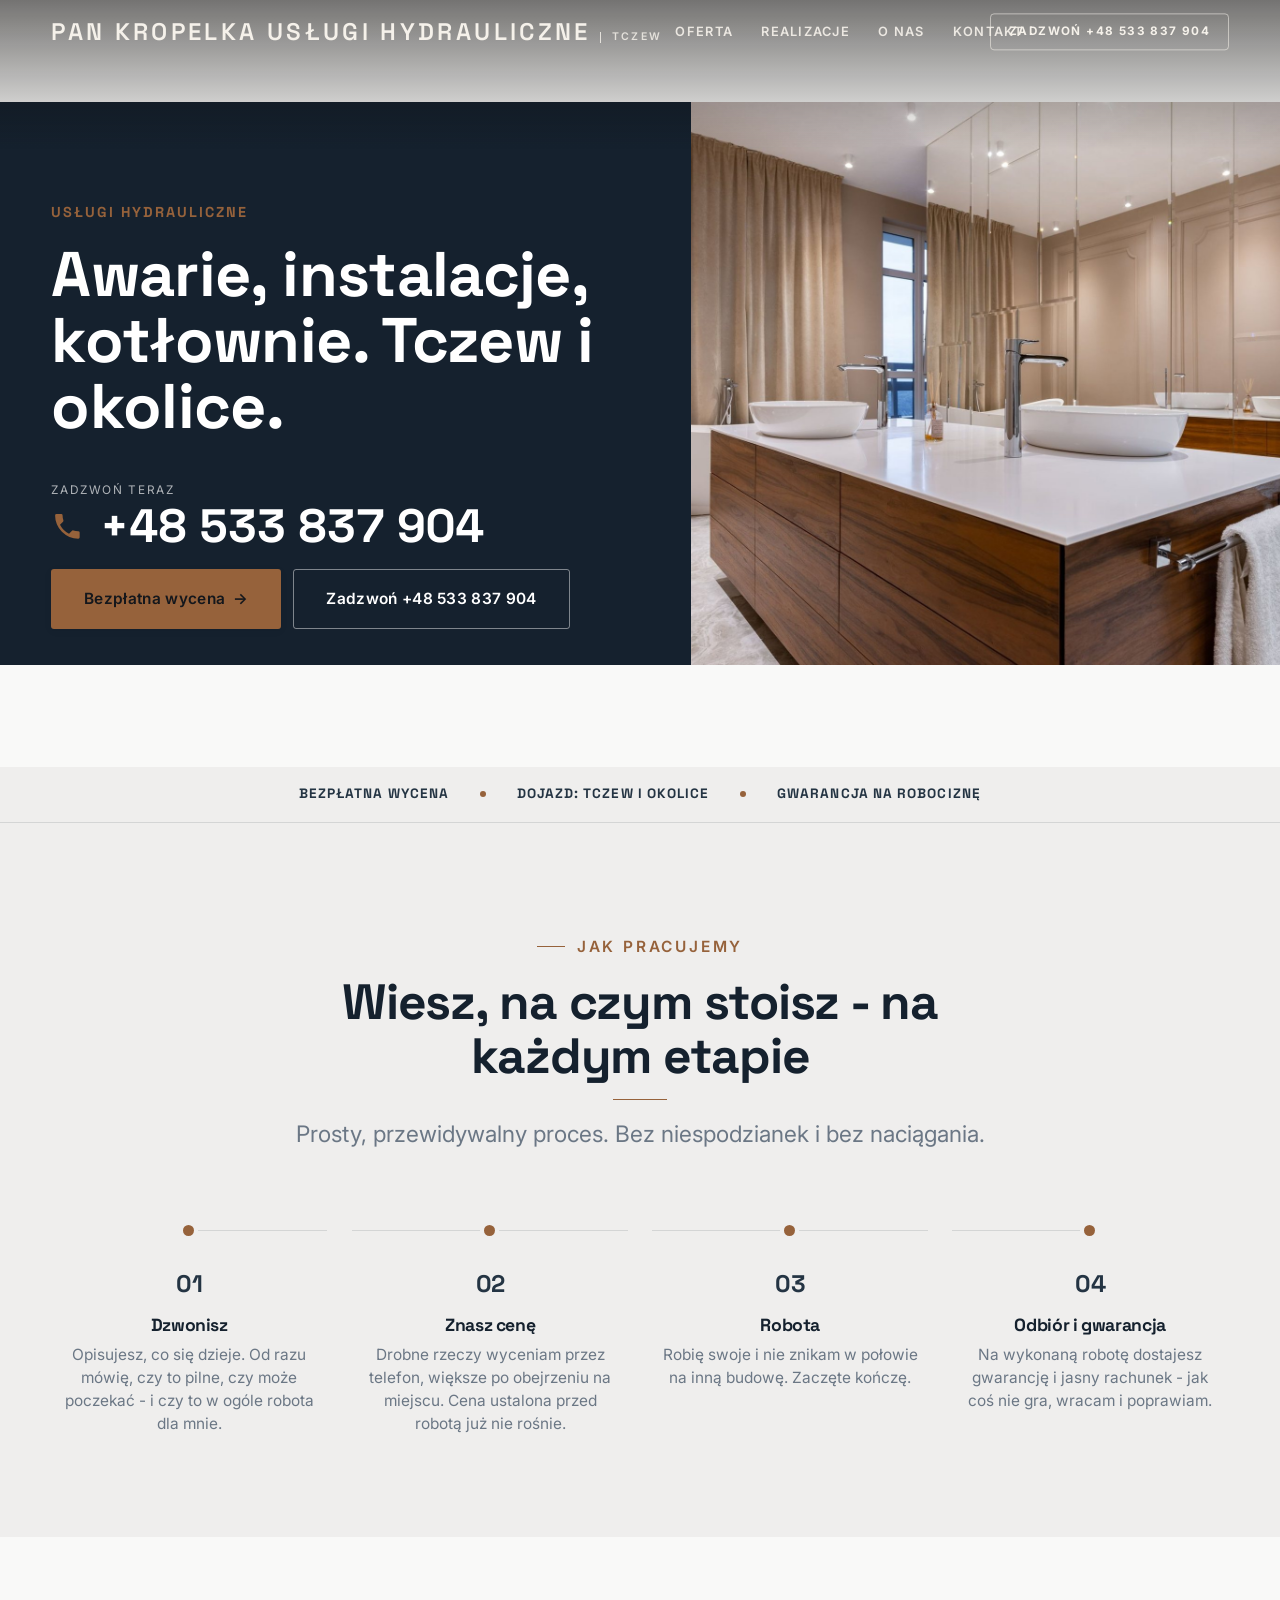
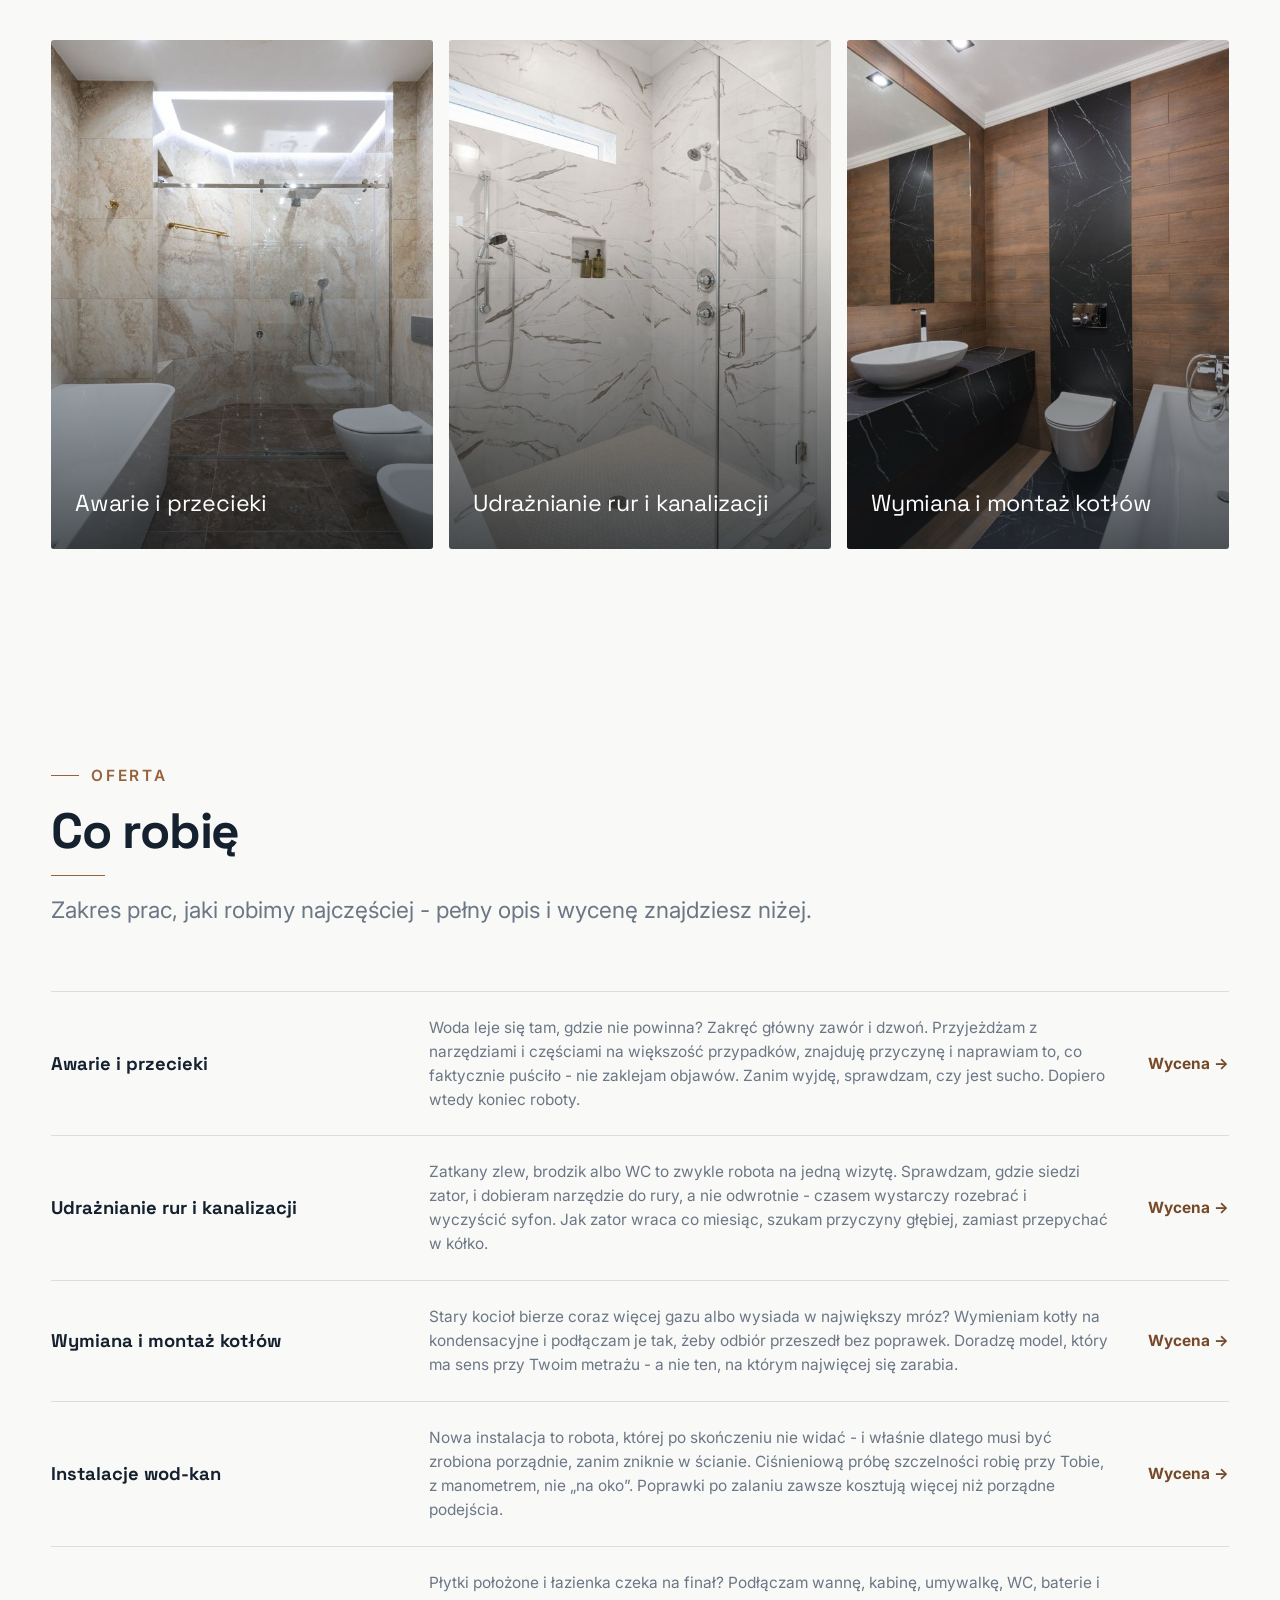
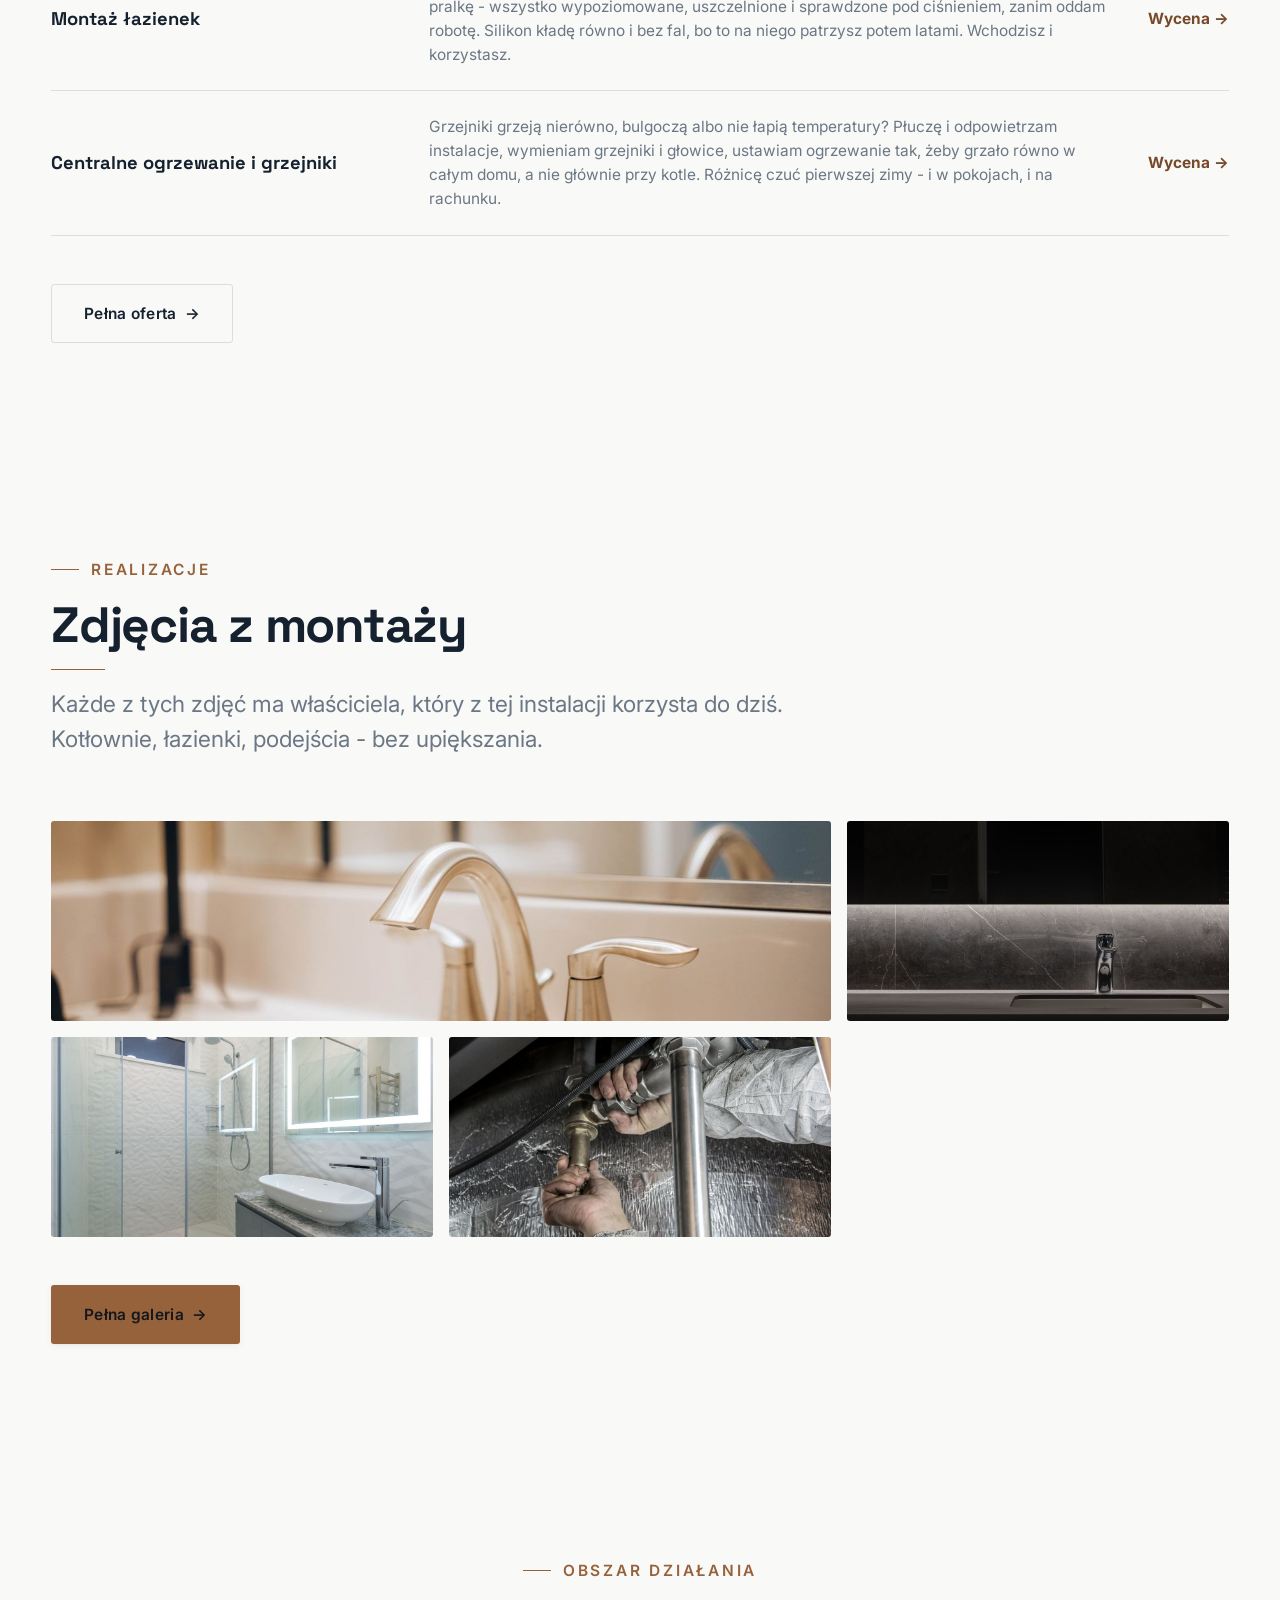
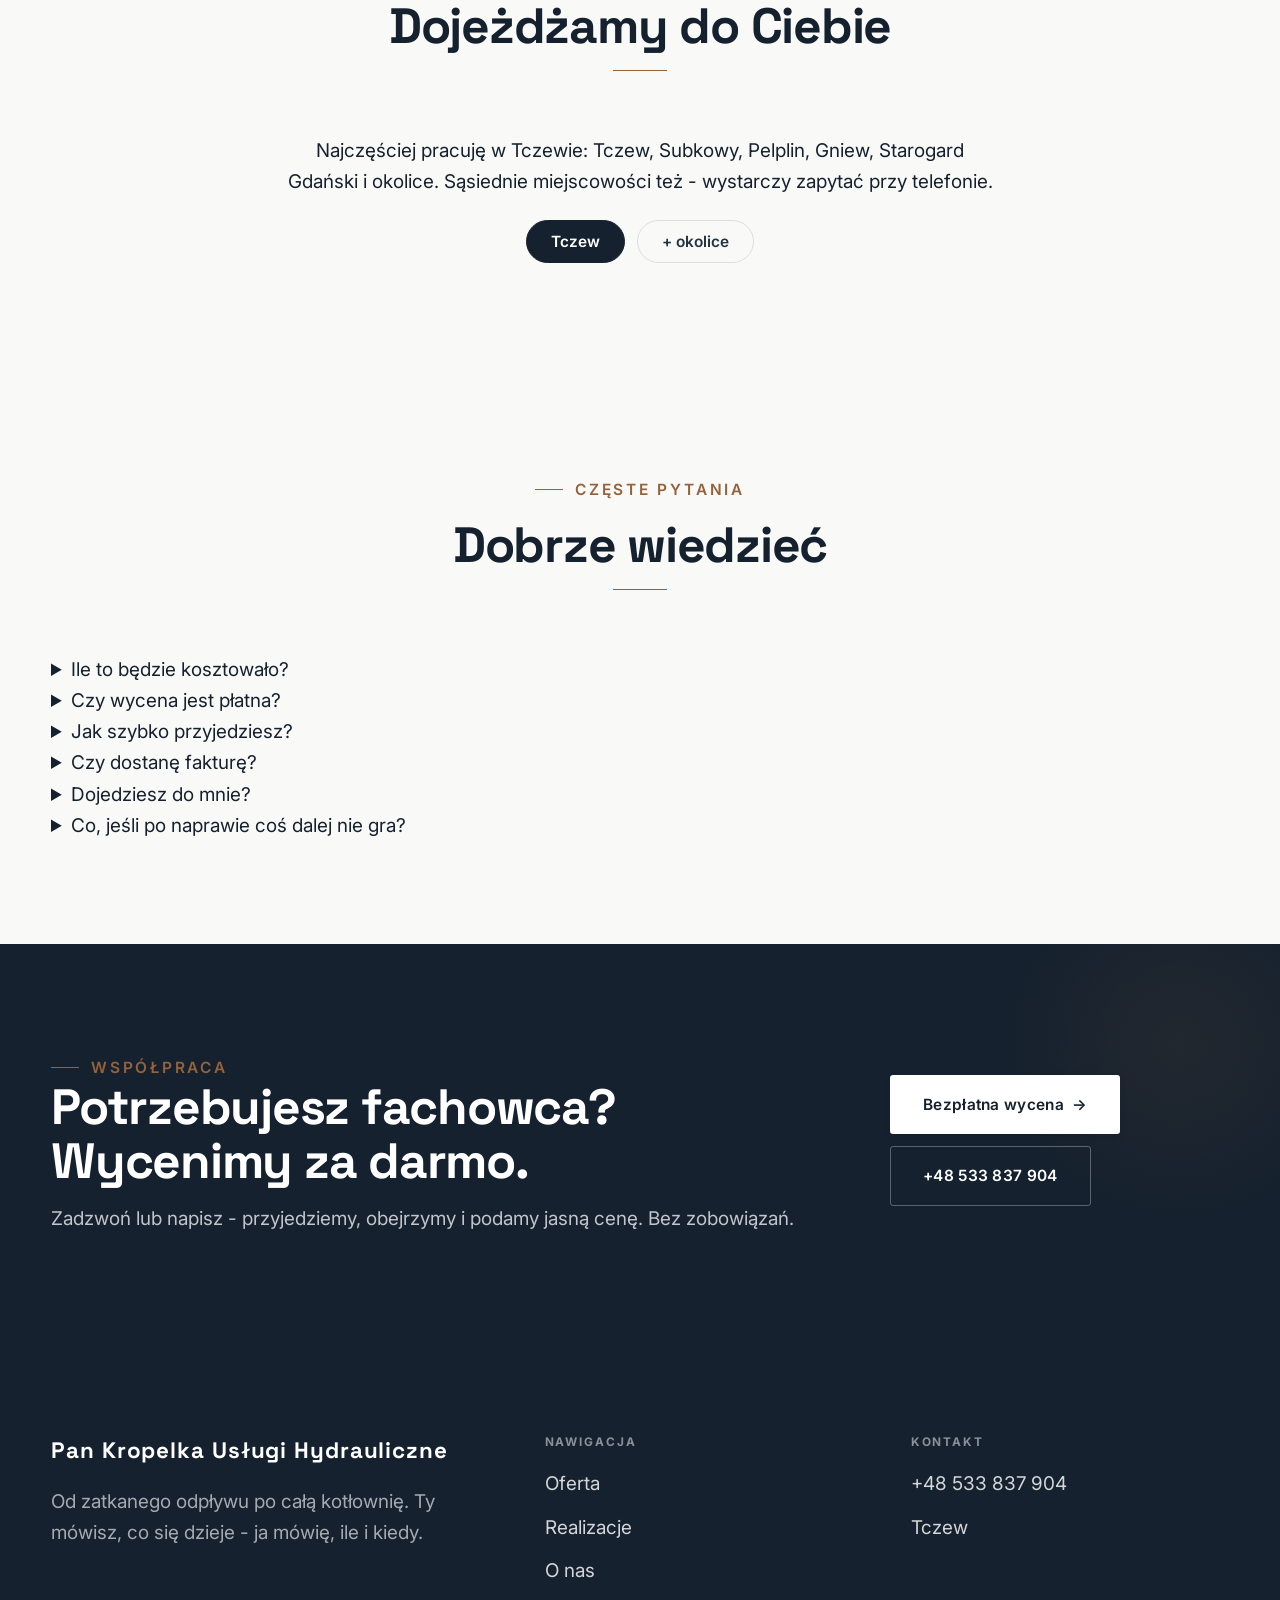
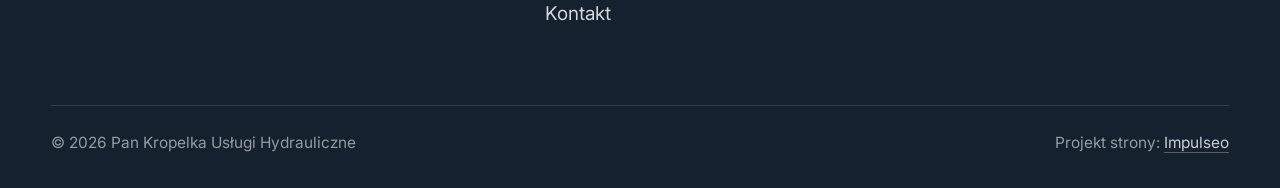
<file: index.html>
<!DOCTYPE html>
<html lang="pl">
<head>
<meta charset="UTF-8">
<meta name="viewport" content="width=device-width, initial-scale=1.0">
<title>Hydraulik Tczew - cena przed robotą | Pan Kropelka Usługi Hydrauliczne</title>
<meta name="description" content="Hydraulik w Tczewie z dojazdem. Awarie, udrażnianie, instalacje wod-kan, wymiana kotłów. Cenę znasz przed robotą. Zadzwoń: +48 533 837 904.">
<link rel="preconnect" href="https://fonts.googleapis.com">
<link rel="preconnect" href="https://fonts.gstatic.com" crossorigin>
<link href="https://fonts.googleapis.com/css2?family=Space+Grotesk:wght@500;600;700&family=Inter:wght@400;500;600&display=swap" rel="stylesheet">
<link rel="stylesheet" href="assets/styles.css">
</head>
<body>

<header class="nav">
  <div class="wrap nav-inner">
    <a class="brand" href="index.html"><span class="name">Pan Kropelka Usługi Hydrauliczne</span><span class="sub">Tczew</span></a>
    <nav class="nav-links">
      <a href="oferta.html">Oferta</a>
      <a href="realizacje.html">Realizacje</a>
      <a href="o-nas.html">O nas</a>
      <a href="kontakt.html">Kontakt</a>
      <a href="tel:+48533837904" class="btn btn-accent">Zadzwoń +48 533 837 904</a>
    </nav>
    <button class="nav-toggle" aria-label="Menu"><span></span><span></span><span></span></button>
  </div>
</header>

<section class="hero-fach">
  <img class="hf-photo" src="img/hero.jpg" alt="Pan Kropelka Usługi Hydrauliczne">
  <div class="hf-panel">
      <span class="hf-kicker">Usługi hydrauliczne</span>
      <h1 class="hf-title">Awarie, instalacje, kotłownie. Tczew i okolice. </h1>
      <a class="hf-phone" href="tel:+48533837904"><span class="hf-phone-lab">Zadzwoń teraz</span><span class="hf-phone-num"><svg class="ico-tel" width="16" height="16" viewBox="0 0 24 24" fill="none" aria-hidden="true"><path d="M6.6 10.8a15.5 15.5 0 0 0 6.6 6.6l2.2-2.2a1 1 0 0 1 1-.24 11.4 11.4 0 0 0 3.6.58 1 1 0 0 1 1 1V20a1 1 0 0 1-1 1A17 17 0 0 1 3 4a1 1 0 0 1 1-1h3.5a1 1 0 0 1 1 1c0 1.25.2 2.46.58 3.6a1 1 0 0 1-.25 1l-2.23 2.2Z" fill="currentColor"/></svg> +48 533 837 904</span></a>
      <div class="hf-actions">
        <a href="kontakt.html" class="btn btn-accent">Bezpłatna wycena <span class="arr">→</span></a>
        <a href="tel:+48533837904" class="btn btn-ghost hf-ghost">Zadzwoń +48 533 837 904</a>
      </div>
  </div>
</section>
<section class="fach-promise">
  <div class="wrap">
    <ul class="fp-row reveal"><li>Bezpłatna wycena</li><li>Dojazd: Tczew i okolice</li><li>Gwarancja na robociznę</li></ul>
  </div>
</section>
<section class="proces fachowcy">
  <div class="wrap">
    <div class="head center reveal">
      <span class="eyebrow">Jak pracujemy</span>
      <h2>Wiesz, na czym stoisz - na każdym etapie</h2>
      <p>Prosty, przewidywalny proces. Bez niespodzianek i bez naciągania.</p>
    </div>
    <ol class="proces-line">
      <li class="reveal"><span class="pno">01</span><h3>Dzwonisz</h3><p>Opisujesz, co się dzieje. Od razu mówię, czy to pilne, czy może poczekać - i czy to w ogóle robota dla mnie.</p></li>
      <li class="reveal"><span class="pno">02</span><h3>Znasz cenę</h3><p>Drobne rzeczy wyceniam przez telefon, większe po obejrzeniu na miejscu. Cena ustalona przed robotą już nie rośnie.</p></li>
      <li class="reveal"><span class="pno">03</span><h3>Robota</h3><p>Robię swoje i nie znikam w połowie na inną budowę. Zaczęte kończę.</p></li>
      <li class="reveal"><span class="pno">04</span><h3>Odbiór i gwarancja</h3><p>Na wykonaną robotę dostajesz gwarancję i jasny rachunek - jak coś nie gra, wracam i poprawiam.</p></li>
    </ol>
  </div>
</section>
<section class="gateways-band">
  <div class="wrap">
    <div class="gateways">
      <a href="oferta.html" class="gateway reveal"><img src="img/g1.jpg" alt="Awarie i przecieki" loading="lazy"><span class="g-ttl">Awarie i przecieki</span></a>
      <a href="oferta.html" class="gateway reveal"><img src="img/g2.jpg" alt="Udrażnianie rur i kanalizacji" loading="lazy"><span class="g-ttl">Udrażnianie rur i kanalizacji</span></a>
      <a href="oferta.html" class="gateway reveal"><img src="img/g3.jpg" alt="Wymiana i montaż kotłów" loading="lazy"><span class="g-ttl">Wymiana i montaż kotłów</span></a>
    </div>
  </div>
</section>
<section class="fach-uslugi">
  <div class="wrap">
    <div class="head reveal">
      <span class="eyebrow">Oferta</span>
      <h2>Co robię</h2>
      <p>Zakres prac, jaki robimy najczęściej - pełny opis i wycenę znajdziesz niżej.</p>
    </div>
    <ul class="fu-list">
      <li class="fu-row reveal"><div class="fu-name">Awarie i przecieki</div><div class="fu-desc">Woda leje się tam, gdzie nie powinna? Zakręć główny zawór i dzwoń. Przyjeżdżam z narzędziami i częściami na większość przypadków, znajduję przyczynę i naprawiam to, co faktycznie puściło - nie zaklejam objawów. Zanim wyjdę, sprawdzam, czy jest sucho. Dopiero wtedy koniec roboty.</div><a class="fu-cta" href="kontakt.html">Wycena <span class="arr">→</span></a></li>
      <li class="fu-row reveal"><div class="fu-name">Udrażnianie rur i kanalizacji</div><div class="fu-desc">Zatkany zlew, brodzik albo WC to zwykle robota na jedną wizytę. Sprawdzam, gdzie siedzi zator, i dobieram narzędzie do rury, a nie odwrotnie - czasem wystarczy rozebrać i wyczyścić syfon. Jak zator wraca co miesiąc, szukam przyczyny głębiej, zamiast przepychać w kółko.</div><a class="fu-cta" href="kontakt.html">Wycena <span class="arr">→</span></a></li>
      <li class="fu-row reveal"><div class="fu-name">Wymiana i montaż kotłów</div><div class="fu-desc">Stary kocioł bierze coraz więcej gazu albo wysiada w największy mróz? Wymieniam kotły na kondensacyjne i podłączam je tak, żeby odbiór przeszedł bez poprawek. Doradzę model, który ma sens przy Twoim metrażu - a nie ten, na którym najwięcej się zarabia.</div><a class="fu-cta" href="kontakt.html">Wycena <span class="arr">→</span></a></li>
      <li class="fu-row reveal"><div class="fu-name">Instalacje wod-kan</div><div class="fu-desc">Nowa instalacja to robota, której po skończeniu nie widać - i właśnie dlatego musi być zrobiona porządnie, zanim zniknie w ścianie. Ciśnieniową próbę szczelności robię przy Tobie, z manometrem, nie „na oko”. Poprawki po zalaniu zawsze kosztują więcej niż porządne podejścia.</div><a class="fu-cta" href="kontakt.html">Wycena <span class="arr">→</span></a></li>
      <li class="fu-row reveal"><div class="fu-name">Montaż łazienek</div><div class="fu-desc">Płytki położone i łazienka czeka na finał? Podłączam wannę, kabinę, umywalkę, WC, baterie i pralkę - wszystko wypoziomowane, uszczelnione i sprawdzone pod ciśnieniem, zanim oddam robotę. Silikon kładę równo i bez fal, bo to na niego patrzysz potem latami. Wchodzisz i korzystasz.</div><a class="fu-cta" href="kontakt.html">Wycena <span class="arr">→</span></a></li>
      <li class="fu-row reveal"><div class="fu-name">Centralne ogrzewanie i grzejniki</div><div class="fu-desc">Grzejniki grzeją nierówno, bulgoczą albo nie łapią temperatury? Płuczę i odpowietrzam instalacje, wymieniam grzejniki i głowice, ustawiam ogrzewanie tak, żeby grzało równo w całym domu, a nie głównie przy kotle. Różnicę czuć pierwszej zimy - i w pokojach, i na rachunku.</div><a class="fu-cta" href="kontakt.html">Wycena <span class="arr">→</span></a></li>
    </ul>
    <div style="margin-top:var(--space-7)" class="reveal"><a href="oferta.html" class="btn btn-ghost">Pełna oferta <span class="arr">→</span></a></div>
  </div>
</section>
<section>
  <div class="wrap">
    <div class="head reveal">
      <span class="eyebrow">Realizacje</span>
      <h2>Zdjęcia z montaży</h2>
      <p>Każde z tych zdjęć ma właściciela, który z tej instalacji korzysta do dziś. Kotłownie, łazienki, podejścia - bez upiększania.</p>
    </div>
    <div class="gallery">
      <div class="tile t-two3 reveal"><img src="img/g4.jpg" alt="Wymiana grzejnika" loading="lazy"><div class="cap">Wymiana grzejnika</div></div>
      <div class="tile t-third reveal"><img src="img/g5.jpg" alt="Udrażnianie kanalizacji" loading="lazy"><div class="cap">Udrażnianie kanalizacji</div></div>
      <div class="tile t-third reveal"><img src="img/g6.jpg" alt="Po robocie - czysto" loading="lazy"><div class="cap">Po robocie - czysto</div></div>
      <div class="tile t-third reveal"><img src="img/about.jpg" alt="Pan Kropelka Usługi Hydrauliczne" loading="lazy"></div>
    </div>
    <div style="margin-top:var(--space-7)" class="reveal"><a href="realizacje.html" class="btn btn-accent">Pełna galeria <span class="arr">→</span></a></div>
  </div>
</section>
<section class="obszar">
  <div class="wrap">
    <div class="head center reveal">
      <span class="eyebrow">Obszar działania</span>
      <h2>Dojeżdżamy do Ciebie</h2>
    </div>
    <p class="obszar-txt reveal" style="text-align:center;max-width:60ch;margin:0 auto 1.4rem">Najczęściej pracuję w Tczewie: Tczew, Subkowy, Pelplin, Gniew, Starogard Gdański i okolice. Sąsiednie miejscowości też - wystarczy zapytać przy telefonie.</p>
    <ul class="obszar-list reveal"><li class="is-home">Tczew</li><li>+ okolice</li></ul>
  </div>
</section>
<section class="faq-klinika">
  <div class="wrap">
    <div class="head center reveal">
      <span class="eyebrow">Częste pytania</span>
      <h2>Dobrze wiedzieć</h2>
    </div>
    <div class="faq-list">
      <details class="faq-item reveal"><summary>Ile to będzie kosztowało?</summary><p>Zależy, co się dzieje - dlatego wypytuję przez telefon i od razu podaję widełki. Ostateczną cenę znasz przed robotą, nie po niej.</p></details>
      <details class="faq-item reveal"><summary>Czy wycena jest płatna?</summary><p>Nie. Przyjazd i wycena w Tczewie i najbliższej okolicy są bezpłatne i do niczego nie zobowiązują.</p></details>
      <details class="faq-item reveal"><summary>Jak szybko przyjedziesz?</summary><p>Przy zalaniu liczy się każda godzina, więc przy awarii przestawiam grafik. Prace planowane umawiamy z kilkudniowym wyprzedzeniem.</p></details>
      <details class="faq-item reveal"><summary>Czy dostanę fakturę?</summary><p>Tak - VAT albo paragon, jak wolisz. Z firmami i wspólnotami rozliczam się przelewem.</p></details>
      <details class="faq-item reveal"><summary>Dojedziesz do mnie?</summary><p>Robię głównie Tczew i okolice. Masz wątpliwość - zadzwoń, to kwestia jednego pytania.</p></details>
      <details class="faq-item reveal"><summary>Co, jeśli po naprawie coś dalej nie gra?</summary><p>Wracam i sprawdzam. Moja wina - poprawiam za darmo; wyszło coś nowego - mówię wprost, co i za ile.</p></details>
    </div>
  </div>
</section>
<section class="cta">
  <div class="wrap">
    <div class="reveal">
      <span class="eyebrow">Współpraca</span>
      <h2>Potrzebujesz fachowca? Wycenimy za darmo.</h2>
      <p>Zadzwoń lub napisz - przyjedziemy, obejrzymy i podamy jasną cenę. Bez zobowiązań.</p>
    </div>
    <div class="cta-actions reveal">
      <a href="kontakt.html" class="btn btn-light">Bezpłatna wycena <span class="arr">→</span></a>
      <a href="tel:+48533837904" class="btn btn-ghost" style="color:#fff;border-color:rgba(255,255,255,.3)">+48 533 837 904</a>
    </div>
  </div>
</section>

<footer>
  <div class="wrap">
    <div class="foot-grid">
      <div class="foot-brand">
        <div class="name">Pan Kropelka Usługi Hydrauliczne</div>
        <p>Od zatkanego odpływu po całą kotłownię. Ty mówisz, co się dzieje - ja mówię, ile i kiedy.</p>
      </div>
      <div class="foot-col">
        <h4>Nawigacja</h4>
        <a href="oferta.html">Oferta</a>
        <a href="realizacje.html">Realizacje</a>
        <a href="o-nas.html">O nas</a>
        <a href="kontakt.html">Kontakt</a>
      </div>
      <div class="foot-col">
        <h4>Kontakt</h4>
        <a href="tel:+48533837904">+48 533 837 904</a>
        <p>Tczew</p>
      </div>
    </div>
    <div class="foot-bot">
      <span>© 2026 Pan Kropelka Usługi Hydrauliczne</span>
      <span>Projekt strony: <a class="foot-credit" href="https://impulseo.pl" target="_blank" rel="noopener">Impulseo</a></span>
    </div>
  </div>
</footer>
<div class="sticky-call"><a class="sc-call" href="tel:+48533837904"><svg class="ico-tel" width="16" height="16" viewBox="0 0 24 24" fill="none" aria-hidden="true"><path d="M6.6 10.8a15.5 15.5 0 0 0 6.6 6.6l2.2-2.2a1 1 0 0 1 1-.24 11.4 11.4 0 0 0 3.6.58 1 1 0 0 1 1 1V20a1 1 0 0 1-1 1A17 17 0 0 1 3 4a1 1 0 0 1 1-1h3.5a1 1 0 0 1 1 1c0 1.25.2 2.46.58 3.6a1 1 0 0 1-.25 1l-2.23 2.2Z" fill="currentColor"/></svg> Zadzwoń</a><a class="sc-quote" href="kontakt.html">Bezpłatna wycena</a></div>

<script src="assets/main.js"></script>
</body>
</html>
</file>
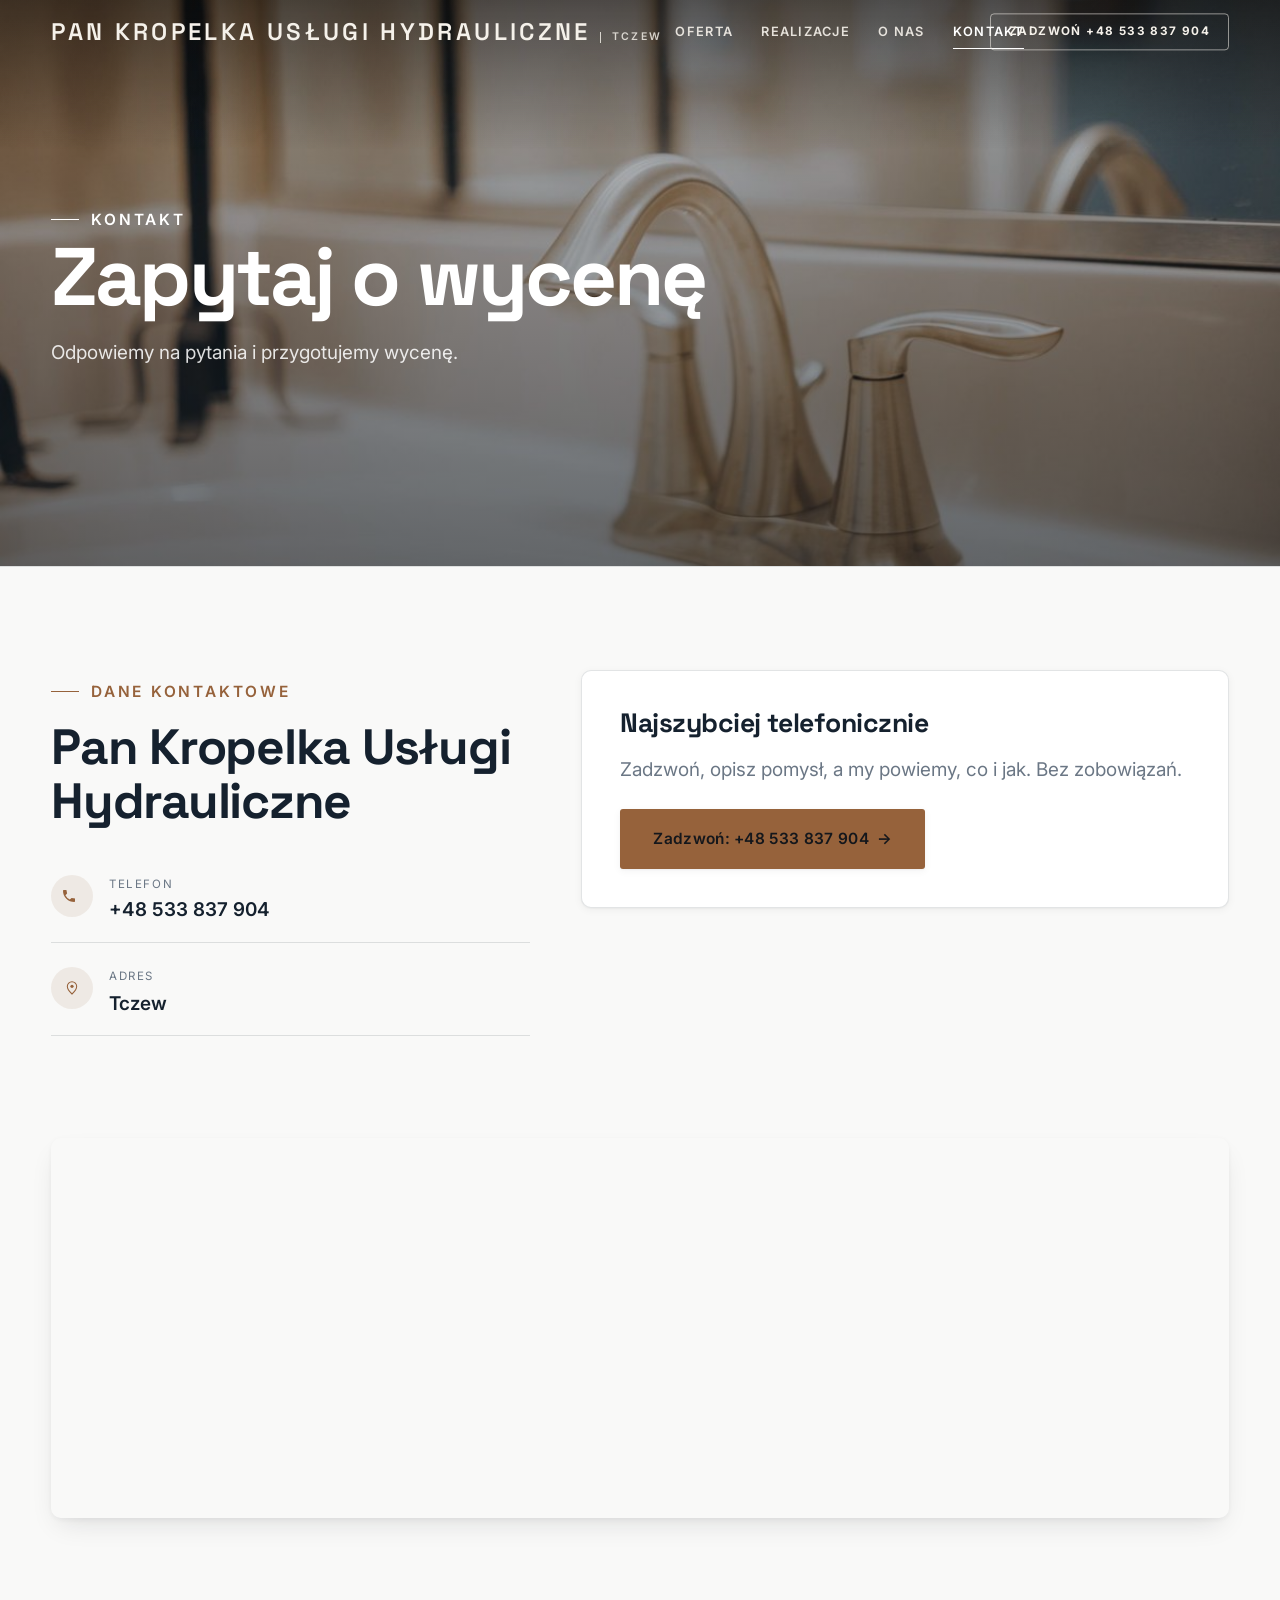
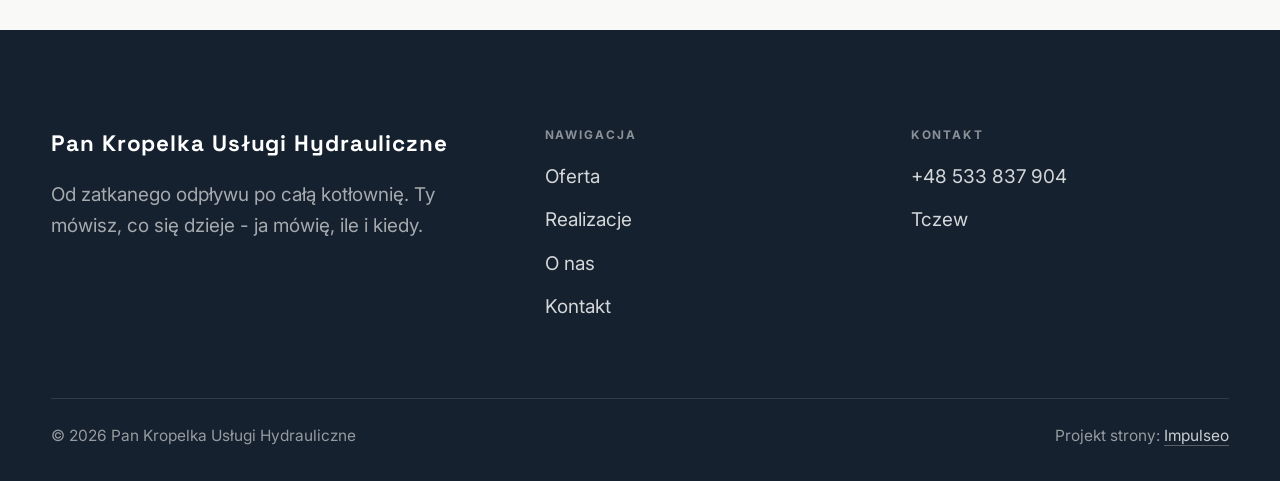
<file: kontakt.html>
<!DOCTYPE html>
<html lang="pl">
<head>
<meta charset="UTF-8">
<meta name="viewport" content="width=device-width, initial-scale=1.0">
<title>Kontakt - Pan Kropelka Usługi Hydrauliczne</title>
<meta name="description" content="Kontakt Pan Kropelka Usługi Hydrauliczne - Tczew">
<link rel="preconnect" href="https://fonts.googleapis.com">
<link rel="preconnect" href="https://fonts.gstatic.com" crossorigin>
<link href="https://fonts.googleapis.com/css2?family=Space+Grotesk:wght@500;600;700&family=Inter:wght@400;500;600&display=swap" rel="stylesheet">
<link rel="stylesheet" href="assets/styles.css">
</head>
<body>

<header class="nav">
  <div class="wrap nav-inner">
    <a class="brand" href="index.html"><span class="name">Pan Kropelka Usługi Hydrauliczne</span><span class="sub">Tczew</span></a>
    <nav class="nav-links">
      <a href="oferta.html">Oferta</a>
      <a href="realizacje.html">Realizacje</a>
      <a href="o-nas.html">O nas</a>
      <a href="kontakt.html" class="active">Kontakt</a>
      <a href="tel:+48533837904" class="btn btn-accent">Zadzwoń +48 533 837 904</a>
    </nav>
    <button class="nav-toggle" aria-label="Menu"><span></span><span></span><span></span></button>
  </div>
</header>

<section class="pagehead">
  <img src="img/g4.jpg" alt="Pan Kropelka Usługi Hydrauliczne - Zapytaj o wycenę">
  <div class="wrap">
    <span class="eyebrow">Kontakt</span>
    <h1>Zapytaj o wycenę</h1>
    <p>Odpowiemy na pytania i przygotujemy wycenę.</p>
  </div>
</section>
<section>
  <div class="wrap contact-grid">
    <div class="reveal">
      <span class="eyebrow">Dane kontaktowe</span>
      <h2 style="margin:var(--space-4) 0 var(--space-6)">Pan Kropelka Usługi Hydrauliczne</h2>
      <div class="info-list">
        <div class="info-row"><div class="ic"><svg class="ico-tel" width="16" height="16" viewBox="0 0 24 24" fill="none" aria-hidden="true"><path d="M6.6 10.8a15.5 15.5 0 0 0 6.6 6.6l2.2-2.2a1 1 0 0 1 1-.24 11.4 11.4 0 0 0 3.6.58 1 1 0 0 1 1 1V20a1 1 0 0 1-1 1A17 17 0 0 1 3 4a1 1 0 0 1 1-1h3.5a1 1 0 0 1 1 1c0 1.25.2 2.46.58 3.6a1 1 0 0 1-.25 1l-2.23 2.2Z" fill="currentColor"/></svg></div><div><div class="lbl">Telefon</div><a class="val" href="tel:+48533837904">+48 533 837 904</a></div></div>
        <div class="info-row"><div class="ic"><svg class="ico-pin" width="16" height="16" viewBox="0 0 24 24" fill="none" aria-hidden="true"><path d="M12 21s7-6.1 7-11.5A7 7 0 0 0 5 9.5C5 14.9 12 21 12 21Z" stroke="currentColor" stroke-width="1.6" fill="none"/><circle cx="12" cy="9.5" r="2.4" fill="currentColor"/></svg></div><div><div class="lbl">Adres</div><div class="val">Tczew</div></div></div>
      </div>
    </div>
    <div class="reveal">
      <div class="form">
        <h3 style="margin-bottom:var(--space-4)">Najszybciej telefonicznie</h3>
        <p class="muted" style="margin-bottom:var(--space-5)">Zadzwoń, opisz pomysł, a my powiemy, co i jak. Bez zobowiązań.</p>
        <a href="tel:+48533837904" class="btn btn-accent" style="justify-content:center">Zadzwoń: +48 533 837 904 <span class="arr">→</span></a>
      </div>
    </div>
  </div>
</section>
<section style="padding-top:0">
  <div class="wrap reveal">
    <iframe class="map" title="Pan Kropelka Usługi Hydrauliczne - Tczew" src="https://maps.google.com/maps?q=Pan%20Kropelka%20Us%C5%82ugi%20Hydrauliczne%20Tczew&z=15&output=embed" loading="lazy" referrerpolicy="no-referrer-when-downgrade"></iframe>
  </div>
</section>

<footer>
  <div class="wrap">
    <div class="foot-grid">
      <div class="foot-brand">
        <div class="name">Pan Kropelka Usługi Hydrauliczne</div>
        <p>Od zatkanego odpływu po całą kotłownię. Ty mówisz, co się dzieje - ja mówię, ile i kiedy.</p>
      </div>
      <div class="foot-col">
        <h4>Nawigacja</h4>
        <a href="oferta.html">Oferta</a>
        <a href="realizacje.html">Realizacje</a>
        <a href="o-nas.html">O nas</a>
        <a href="kontakt.html">Kontakt</a>
      </div>
      <div class="foot-col">
        <h4>Kontakt</h4>
        <a href="tel:+48533837904">+48 533 837 904</a>
        <p>Tczew</p>
      </div>
    </div>
    <div class="foot-bot">
      <span>© 2026 Pan Kropelka Usługi Hydrauliczne</span>
      <span>Projekt strony: <a class="foot-credit" href="https://impulseo.pl" target="_blank" rel="noopener">Impulseo</a></span>
    </div>
  </div>
</footer>
<div class="sticky-call"><a class="sc-call" href="tel:+48533837904"><svg class="ico-tel" width="16" height="16" viewBox="0 0 24 24" fill="none" aria-hidden="true"><path d="M6.6 10.8a15.5 15.5 0 0 0 6.6 6.6l2.2-2.2a1 1 0 0 1 1-.24 11.4 11.4 0 0 0 3.6.58 1 1 0 0 1 1 1V20a1 1 0 0 1-1 1A17 17 0 0 1 3 4a1 1 0 0 1 1-1h3.5a1 1 0 0 1 1 1c0 1.25.2 2.46.58 3.6a1 1 0 0 1-.25 1l-2.23 2.2Z" fill="currentColor"/></svg> Zadzwoń</a><a class="sc-quote" href="kontakt.html">Bezpłatna wycena</a></div>

<script src="assets/main.js"></script>
</body>
</html>
</file>
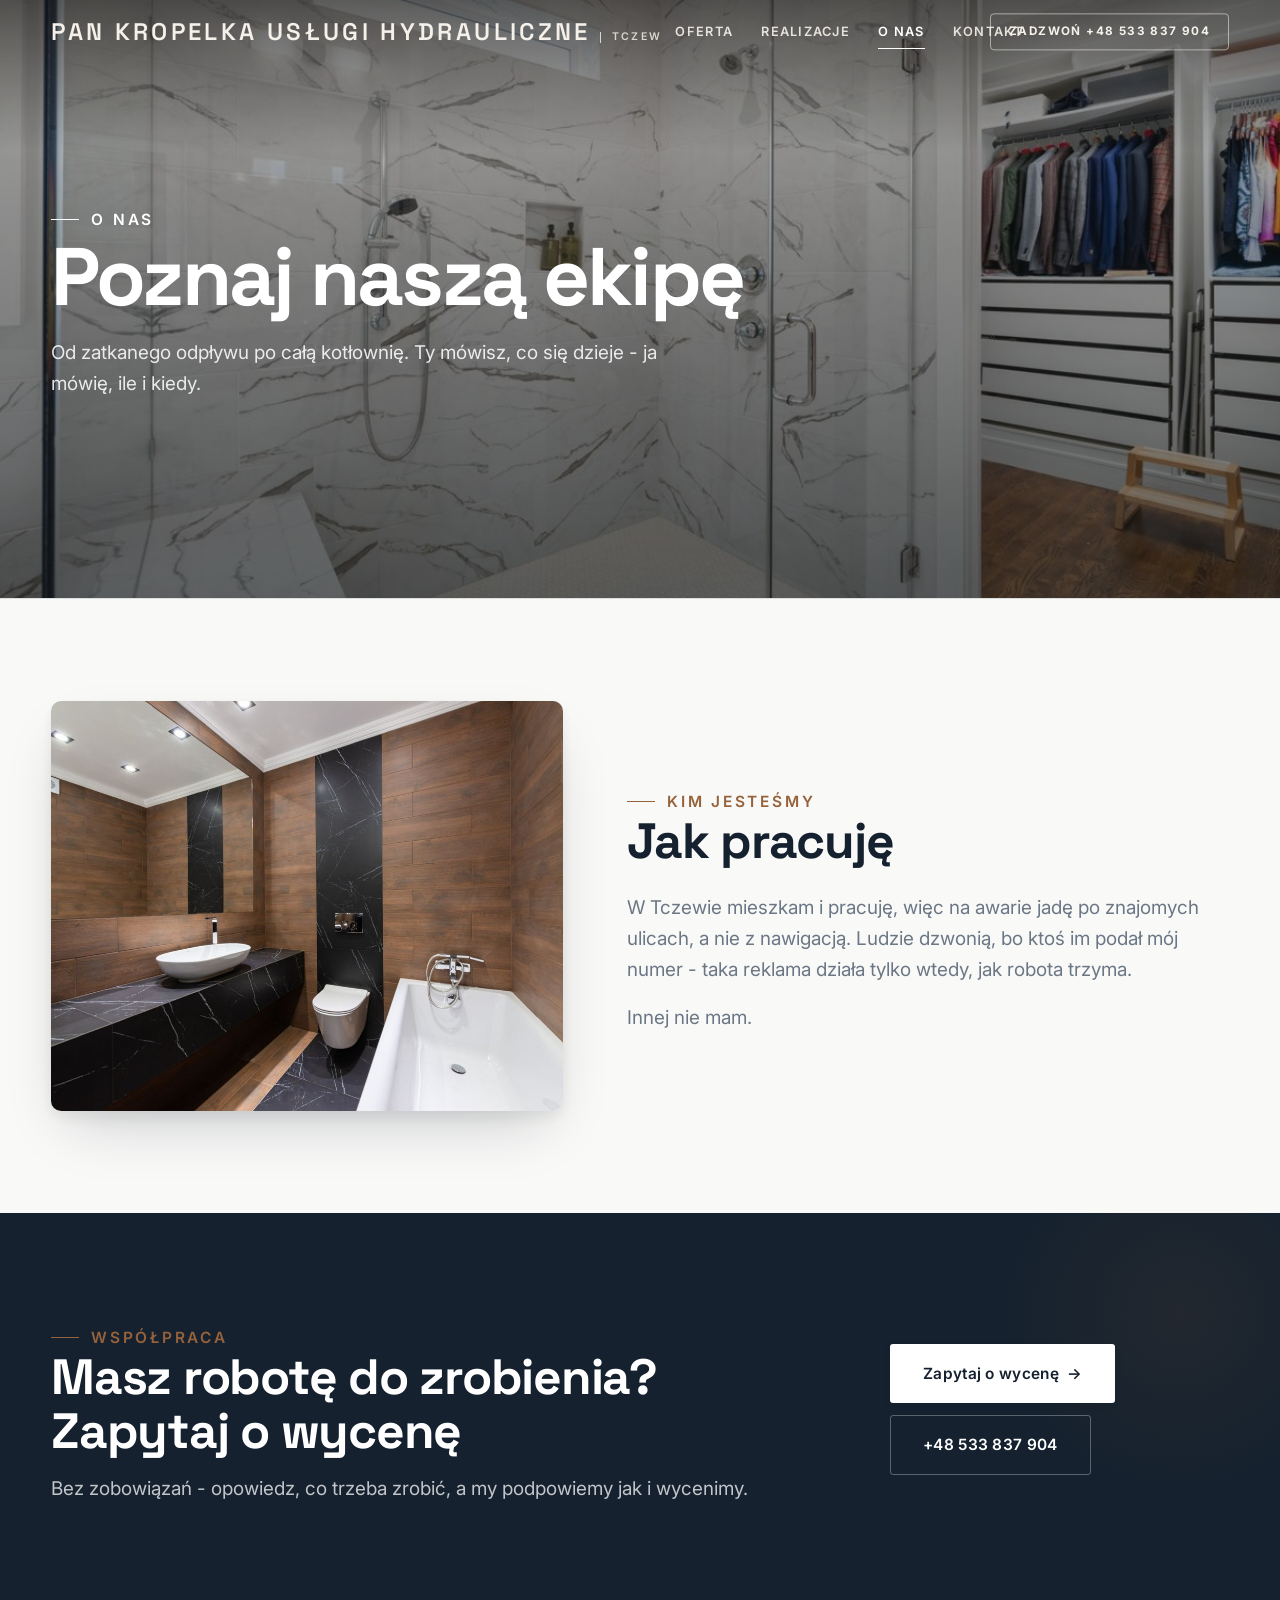
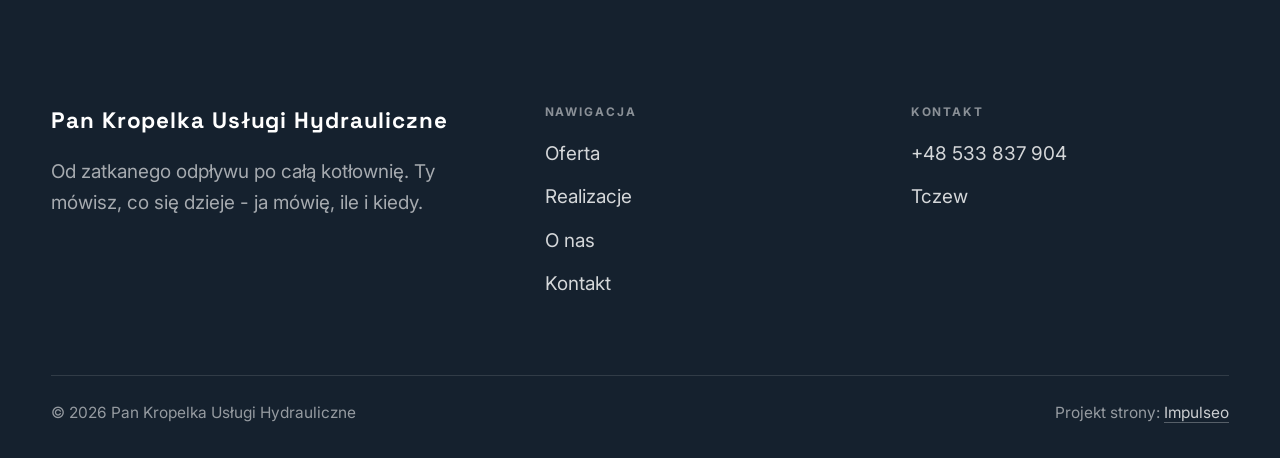
<file: o-nas.html>
<!DOCTYPE html>
<html lang="pl">
<head>
<meta charset="UTF-8">
<meta name="viewport" content="width=device-width, initial-scale=1.0">
<title>O nas - Pan Kropelka Usługi Hydrauliczne</title>
<meta name="description" content="Hydraulik w Tczewie z dojazdem. Awarie, udrażnianie, instalacje wod-kan, wymiana kotłów. Cenę znasz przed robotą. Zadzwoń: +48 533 837 904.">
<link rel="preconnect" href="https://fonts.googleapis.com">
<link rel="preconnect" href="https://fonts.gstatic.com" crossorigin>
<link href="https://fonts.googleapis.com/css2?family=Space+Grotesk:wght@500;600;700&family=Inter:wght@400;500;600&display=swap" rel="stylesheet">
<link rel="stylesheet" href="assets/styles.css">
</head>
<body>

<header class="nav">
  <div class="wrap nav-inner">
    <a class="brand" href="index.html"><span class="name">Pan Kropelka Usługi Hydrauliczne</span><span class="sub">Tczew</span></a>
    <nav class="nav-links">
      <a href="oferta.html">Oferta</a>
      <a href="realizacje.html">Realizacje</a>
      <a href="o-nas.html" class="active">O nas</a>
      <a href="kontakt.html">Kontakt</a>
      <a href="tel:+48533837904" class="btn btn-accent">Zadzwoń +48 533 837 904</a>
    </nav>
    <button class="nav-toggle" aria-label="Menu"><span></span><span></span><span></span></button>
  </div>
</header>

<section class="pagehead">
  <img src="img/g2.jpg" alt="Pan Kropelka Usługi Hydrauliczne - Poznaj naszą ekipę">
  <div class="wrap">
    <span class="eyebrow">O nas</span>
    <h1>Poznaj naszą ekipę</h1>
    <p>Od zatkanego odpływu po całą kotłownię. Ty mówisz, co się dzieje - ja mówię, ile i kiedy.</p>
  </div>
</section>
<section>
  <div class="wrap split">
    <div class="split-art reveal"><img src="img/g3.jpg" alt="Pan Kropelka Usługi Hydrauliczne" loading="lazy"></div>
    <div class="split-copy reveal">
      <span class="eyebrow">Kim jesteśmy</span>
      <h2>Jak pracuję</h2>
      <p class="muted">W Tczewie mieszkam i pracuję, więc na awarie jadę po znajomych ulicach, a nie z nawigacją. Ludzie dzwonią, bo ktoś im podał mój numer - taka reklama działa tylko wtedy, jak robota trzyma.</p>
      <p class="muted">Innej nie mam.</p>
    </div>
  </div>
</section>


<section class="cta">
  <div class="wrap">
    <div class="reveal">
      <span class="eyebrow">Współpraca</span>
      <h2>Masz robotę do zrobienia? Zapytaj o wycenę</h2>
      <p>Bez zobowiązań - opowiedz, co trzeba zrobić, a my podpowiemy jak i wycenimy.</p>
    </div>
    <div class="cta-actions reveal">
      <a href="kontakt.html" class="btn btn-light">Zapytaj o wycenę <span class="arr">→</span></a>
      <a href="tel:+48533837904" class="btn btn-ghost" style="color:#fff;border-color:rgba(255,255,255,.3)">+48 533 837 904</a>
    </div>
  </div>
</section>

<footer>
  <div class="wrap">
    <div class="foot-grid">
      <div class="foot-brand">
        <div class="name">Pan Kropelka Usługi Hydrauliczne</div>
        <p>Od zatkanego odpływu po całą kotłownię. Ty mówisz, co się dzieje - ja mówię, ile i kiedy.</p>
      </div>
      <div class="foot-col">
        <h4>Nawigacja</h4>
        <a href="oferta.html">Oferta</a>
        <a href="realizacje.html">Realizacje</a>
        <a href="o-nas.html">O nas</a>
        <a href="kontakt.html">Kontakt</a>
      </div>
      <div class="foot-col">
        <h4>Kontakt</h4>
        <a href="tel:+48533837904">+48 533 837 904</a>
        <p>Tczew</p>
      </div>
    </div>
    <div class="foot-bot">
      <span>© 2026 Pan Kropelka Usługi Hydrauliczne</span>
      <span>Projekt strony: <a class="foot-credit" href="https://impulseo.pl" target="_blank" rel="noopener">Impulseo</a></span>
    </div>
  </div>
</footer>
<div class="sticky-call"><a class="sc-call" href="tel:+48533837904"><svg class="ico-tel" width="16" height="16" viewBox="0 0 24 24" fill="none" aria-hidden="true"><path d="M6.6 10.8a15.5 15.5 0 0 0 6.6 6.6l2.2-2.2a1 1 0 0 1 1-.24 11.4 11.4 0 0 0 3.6.58 1 1 0 0 1 1 1V20a1 1 0 0 1-1 1A17 17 0 0 1 3 4a1 1 0 0 1 1-1h3.5a1 1 0 0 1 1 1c0 1.25.2 2.46.58 3.6a1 1 0 0 1-.25 1l-2.23 2.2Z" fill="currentColor"/></svg> Zadzwoń</a><a class="sc-quote" href="kontakt.html">Bezpłatna wycena</a></div>

<script src="assets/main.js"></script>
</body>
</html>
</file>
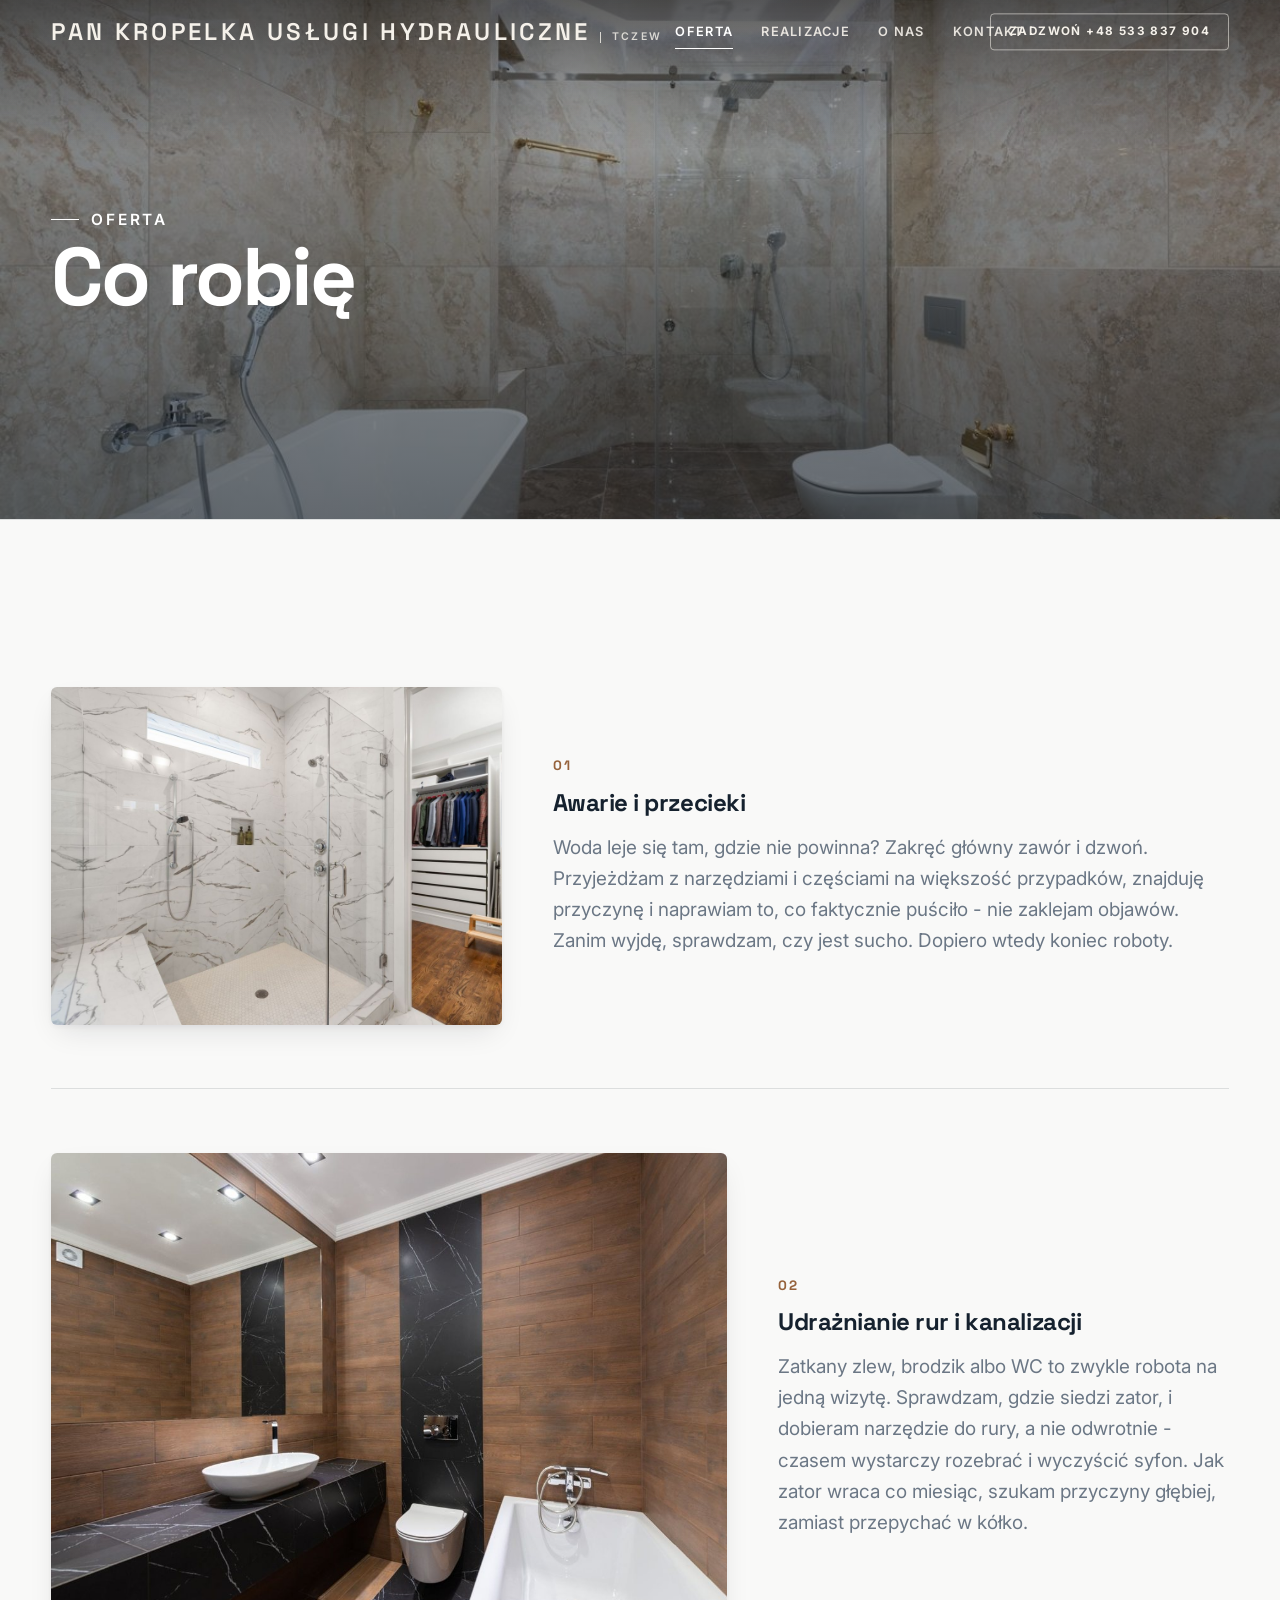
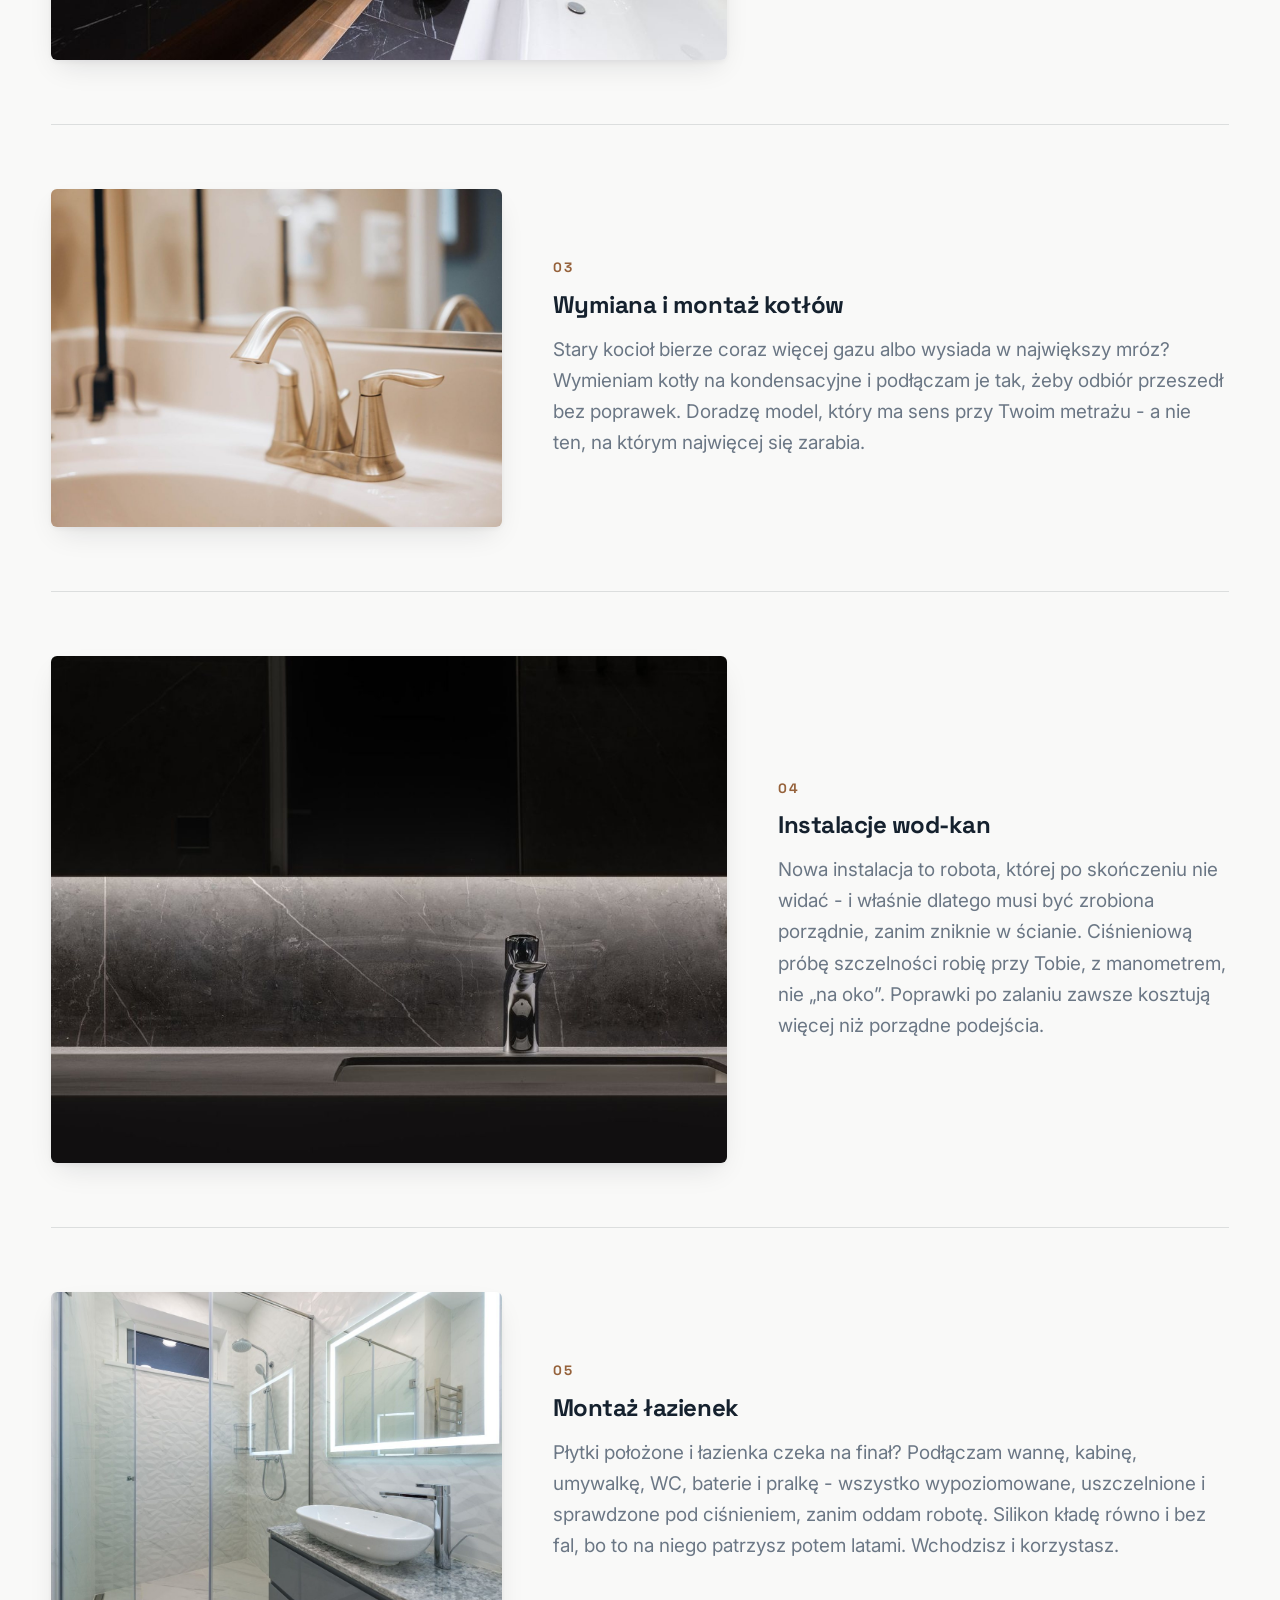
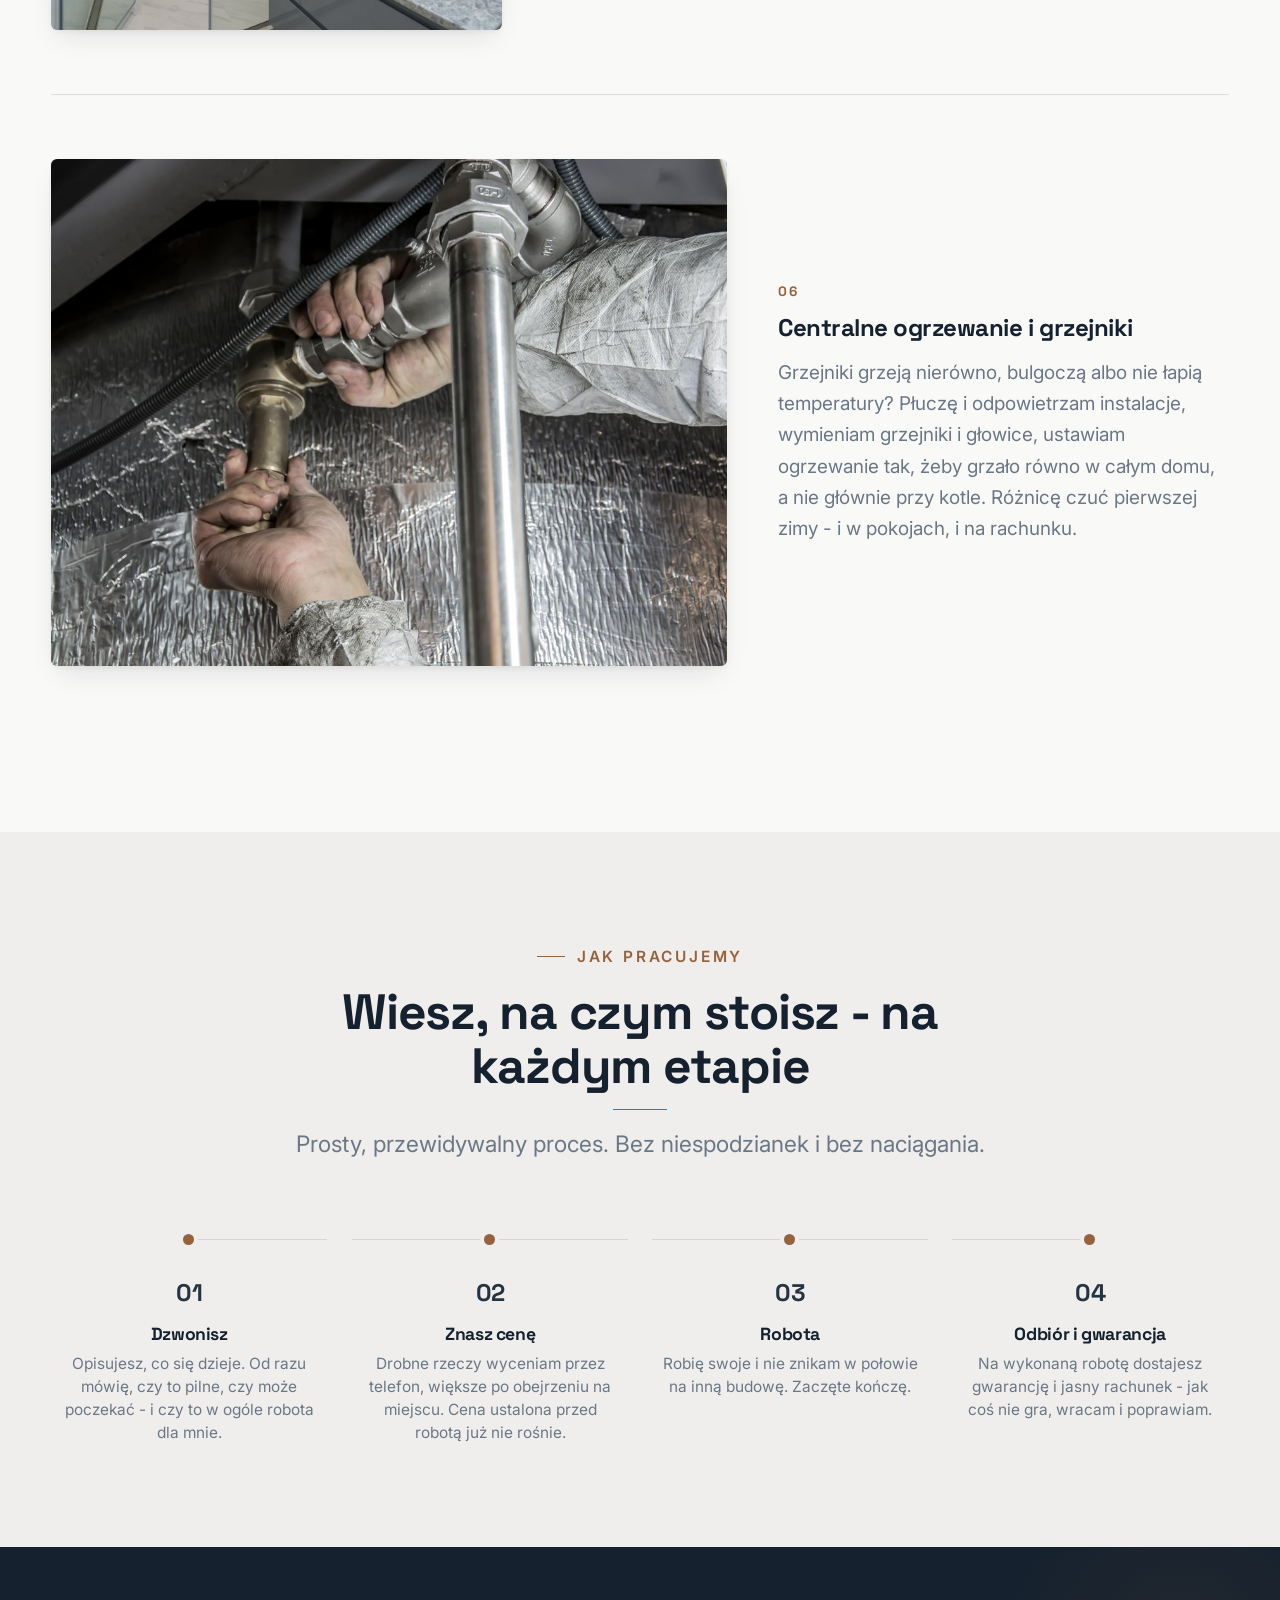
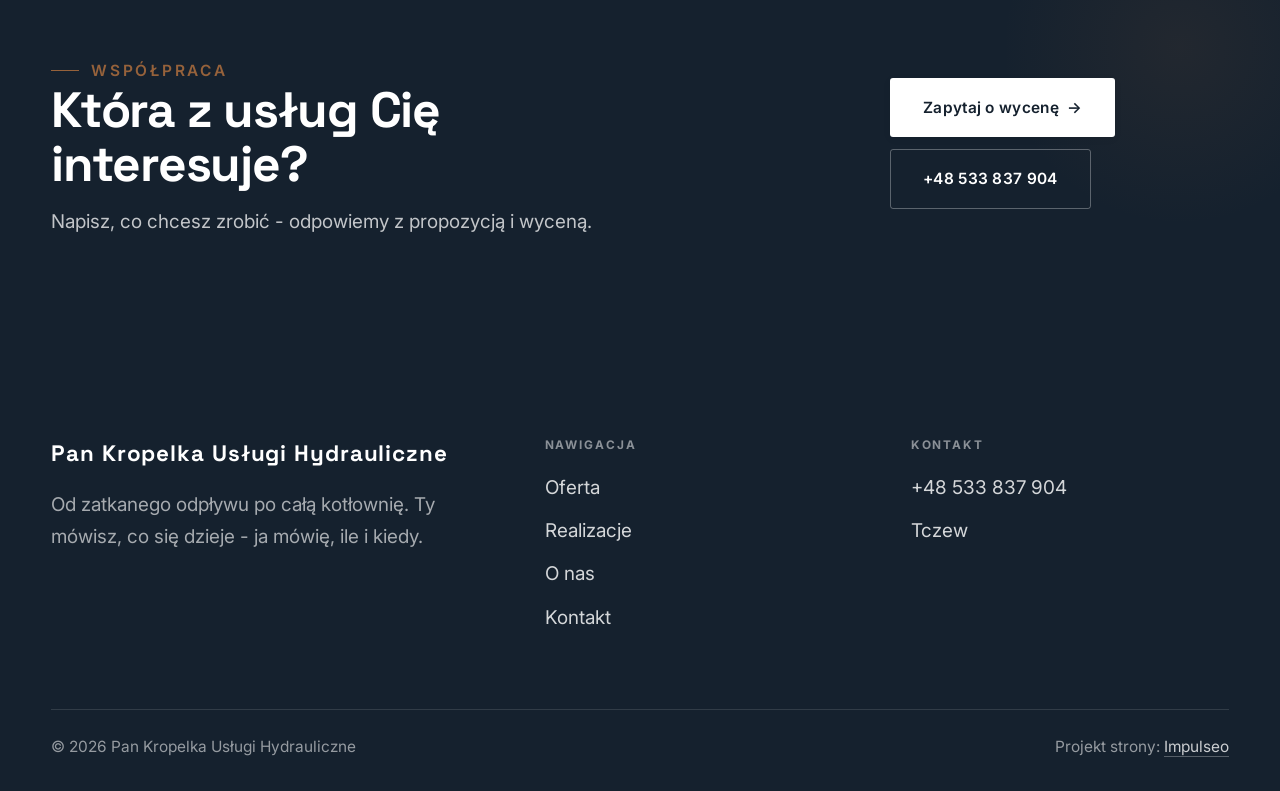
<file: oferta.html>
<!DOCTYPE html>
<html lang="pl">
<head>
<meta charset="UTF-8">
<meta name="viewport" content="width=device-width, initial-scale=1.0">
<title>Oferta - Pan Kropelka Usługi Hydrauliczne</title>
<meta name="description" content="Hydraulik w Tczewie z dojazdem. Awarie, udrażnianie, instalacje wod-kan, wymiana kotłów. Cenę znasz przed robotą. Zadzwoń: +48 533 837 904.">
<link rel="preconnect" href="https://fonts.googleapis.com">
<link rel="preconnect" href="https://fonts.gstatic.com" crossorigin>
<link href="https://fonts.googleapis.com/css2?family=Space+Grotesk:wght@500;600;700&family=Inter:wght@400;500;600&display=swap" rel="stylesheet">
<link rel="stylesheet" href="assets/styles.css">
</head>
<body>

<header class="nav">
  <div class="wrap nav-inner">
    <a class="brand" href="index.html"><span class="name">Pan Kropelka Usługi Hydrauliczne</span><span class="sub">Tczew</span></a>
    <nav class="nav-links">
      <a href="oferta.html" class="active">Oferta</a>
      <a href="realizacje.html">Realizacje</a>
      <a href="o-nas.html">O nas</a>
      <a href="kontakt.html">Kontakt</a>
      <a href="tel:+48533837904" class="btn btn-accent">Zadzwoń +48 533 837 904</a>
    </nav>
    <button class="nav-toggle" aria-label="Menu"><span></span><span></span><span></span></button>
  </div>
</header>

<section class="pagehead">
  <img src="img/g1.jpg" alt="Pan Kropelka Usługi Hydrauliczne - Co robię">
  <div class="wrap">
    <span class="eyebrow">Oferta</span>
    <h1>Co robię</h1>
  </div>
</section>
<section>
  <div class="wrap">
    <div class="svc-row reveal">
      <div class="svc-row-art"><img src="img/g2.jpg" alt="Awarie i przecieki" loading="lazy"></div>
      <div>
        <span class="num">01</span>
        <h3>Awarie i przecieki</h3>
        <p class="muted">Woda leje się tam, gdzie nie powinna? Zakręć główny zawór i dzwoń. Przyjeżdżam z narzędziami i częściami na większość przypadków, znajduję przyczynę i naprawiam to, co faktycznie puściło - nie zaklejam objawów. Zanim wyjdę, sprawdzam, czy jest sucho. Dopiero wtedy koniec roboty.</p>
      </div>
    </div>
    <div class="svc-row rev reveal">
      <div class="svc-row-art"><img src="img/g3.jpg" alt="Udrażnianie rur i kanalizacji" loading="lazy"></div>
      <div>
        <span class="num">02</span>
        <h3>Udrażnianie rur i kanalizacji</h3>
        <p class="muted">Zatkany zlew, brodzik albo WC to zwykle robota na jedną wizytę. Sprawdzam, gdzie siedzi zator, i dobieram narzędzie do rury, a nie odwrotnie - czasem wystarczy rozebrać i wyczyścić syfon. Jak zator wraca co miesiąc, szukam przyczyny głębiej, zamiast przepychać w kółko.</p>
      </div>
    </div>
    <div class="svc-row reveal">
      <div class="svc-row-art"><img src="img/g4.jpg" alt="Wymiana i montaż kotłów" loading="lazy"></div>
      <div>
        <span class="num">03</span>
        <h3>Wymiana i montaż kotłów</h3>
        <p class="muted">Stary kocioł bierze coraz więcej gazu albo wysiada w największy mróz? Wymieniam kotły na kondensacyjne i podłączam je tak, żeby odbiór przeszedł bez poprawek. Doradzę model, który ma sens przy Twoim metrażu - a nie ten, na którym najwięcej się zarabia.</p>
      </div>
    </div>
    <div class="svc-row rev reveal">
      <div class="svc-row-art"><img src="img/g5.jpg" alt="Instalacje wod-kan" loading="lazy"></div>
      <div>
        <span class="num">04</span>
        <h3>Instalacje wod-kan</h3>
        <p class="muted">Nowa instalacja to robota, której po skończeniu nie widać - i właśnie dlatego musi być zrobiona porządnie, zanim zniknie w ścianie. Ciśnieniową próbę szczelności robię przy Tobie, z manometrem, nie „na oko”. Poprawki po zalaniu zawsze kosztują więcej niż porządne podejścia.</p>
      </div>
    </div>
    <div class="svc-row reveal">
      <div class="svc-row-art"><img src="img/g6.jpg" alt="Montaż łazienek" loading="lazy"></div>
      <div>
        <span class="num">05</span>
        <h3>Montaż łazienek</h3>
        <p class="muted">Płytki położone i łazienka czeka na finał? Podłączam wannę, kabinę, umywalkę, WC, baterie i pralkę - wszystko wypoziomowane, uszczelnione i sprawdzone pod ciśnieniem, zanim oddam robotę. Silikon kładę równo i bez fal, bo to na niego patrzysz potem latami. Wchodzisz i korzystasz.</p>
      </div>
    </div>
    <div class="svc-row rev reveal">
      <div class="svc-row-art"><img src="img/about.jpg" alt="Centralne ogrzewanie i grzejniki" loading="lazy"></div>
      <div>
        <span class="num">06</span>
        <h3>Centralne ogrzewanie i grzejniki</h3>
        <p class="muted">Grzejniki grzeją nierówno, bulgoczą albo nie łapią temperatury? Płuczę i odpowietrzam instalacje, wymieniam grzejniki i głowice, ustawiam ogrzewanie tak, żeby grzało równo w całym domu, a nie głównie przy kotle. Różnicę czuć pierwszej zimy - i w pokojach, i na rachunku.</p>
      </div>
    </div>
  </div>
</section>
<section class="proces">
  <div class="wrap">
    <div class="head center reveal">
      <span class="eyebrow">Jak pracujemy</span>
      <h2>Wiesz, na czym stoisz - na każdym etapie</h2>
      <p>Prosty, przewidywalny proces. Bez niespodzianek i bez naciągania.</p>
    </div>
    <ol class="proces-line">
      <li class="reveal"><span class="pno">01</span><h3>Dzwonisz</h3><p>Opisujesz, co się dzieje. Od razu mówię, czy to pilne, czy może poczekać - i czy to w ogóle robota dla mnie.</p></li>
      <li class="reveal"><span class="pno">02</span><h3>Znasz cenę</h3><p>Drobne rzeczy wyceniam przez telefon, większe po obejrzeniu na miejscu. Cena ustalona przed robotą już nie rośnie.</p></li>
      <li class="reveal"><span class="pno">03</span><h3>Robota</h3><p>Robię swoje i nie znikam w połowie na inną budowę. Zaczęte kończę.</p></li>
      <li class="reveal"><span class="pno">04</span><h3>Odbiór i gwarancja</h3><p>Na wykonaną robotę dostajesz gwarancję i jasny rachunek - jak coś nie gra, wracam i poprawiam.</p></li>
    </ol>
  </div>
</section>
<section class="cta">
  <div class="wrap">
    <div class="reveal">
      <span class="eyebrow">Współpraca</span>
      <h2>Która z usług Cię interesuje?</h2>
      <p>Napisz, co chcesz zrobić - odpowiemy z propozycją i wyceną.</p>
    </div>
    <div class="cta-actions reveal">
      <a href="kontakt.html" class="btn btn-light">Zapytaj o wycenę <span class="arr">→</span></a>
      <a href="tel:+48533837904" class="btn btn-ghost" style="color:#fff;border-color:rgba(255,255,255,.3)">+48 533 837 904</a>
    </div>
  </div>
</section>

<footer>
  <div class="wrap">
    <div class="foot-grid">
      <div class="foot-brand">
        <div class="name">Pan Kropelka Usługi Hydrauliczne</div>
        <p>Od zatkanego odpływu po całą kotłownię. Ty mówisz, co się dzieje - ja mówię, ile i kiedy.</p>
      </div>
      <div class="foot-col">
        <h4>Nawigacja</h4>
        <a href="oferta.html">Oferta</a>
        <a href="realizacje.html">Realizacje</a>
        <a href="o-nas.html">O nas</a>
        <a href="kontakt.html">Kontakt</a>
      </div>
      <div class="foot-col">
        <h4>Kontakt</h4>
        <a href="tel:+48533837904">+48 533 837 904</a>
        <p>Tczew</p>
      </div>
    </div>
    <div class="foot-bot">
      <span>© 2026 Pan Kropelka Usługi Hydrauliczne</span>
      <span>Projekt strony: <a class="foot-credit" href="https://impulseo.pl" target="_blank" rel="noopener">Impulseo</a></span>
    </div>
  </div>
</footer>
<div class="sticky-call"><a class="sc-call" href="tel:+48533837904"><svg class="ico-tel" width="16" height="16" viewBox="0 0 24 24" fill="none" aria-hidden="true"><path d="M6.6 10.8a15.5 15.5 0 0 0 6.6 6.6l2.2-2.2a1 1 0 0 1 1-.24 11.4 11.4 0 0 0 3.6.58 1 1 0 0 1 1 1V20a1 1 0 0 1-1 1A17 17 0 0 1 3 4a1 1 0 0 1 1-1h3.5a1 1 0 0 1 1 1c0 1.25.2 2.46.58 3.6a1 1 0 0 1-.25 1l-2.23 2.2Z" fill="currentColor"/></svg> Zadzwoń</a><a class="sc-quote" href="kontakt.html">Bezpłatna wycena</a></div>

<script src="assets/main.js"></script>
</body>
</html>
</file>
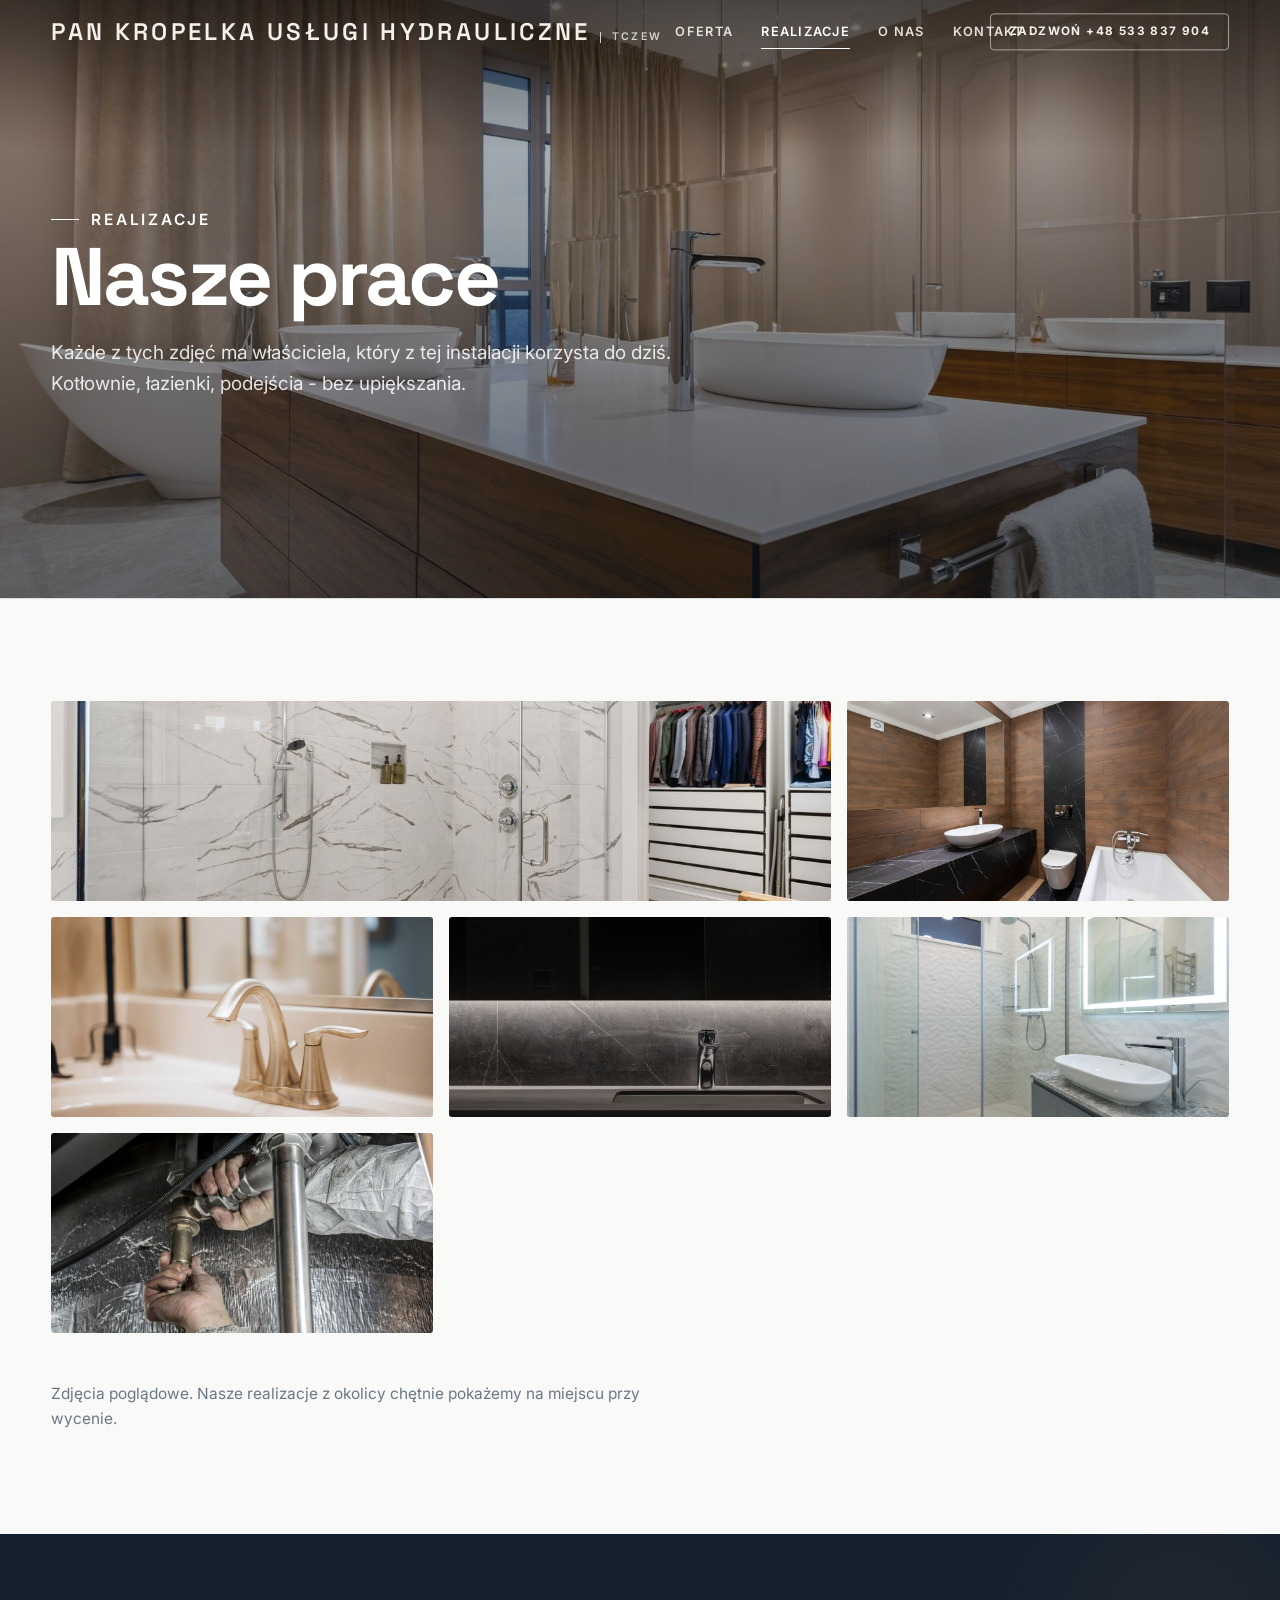
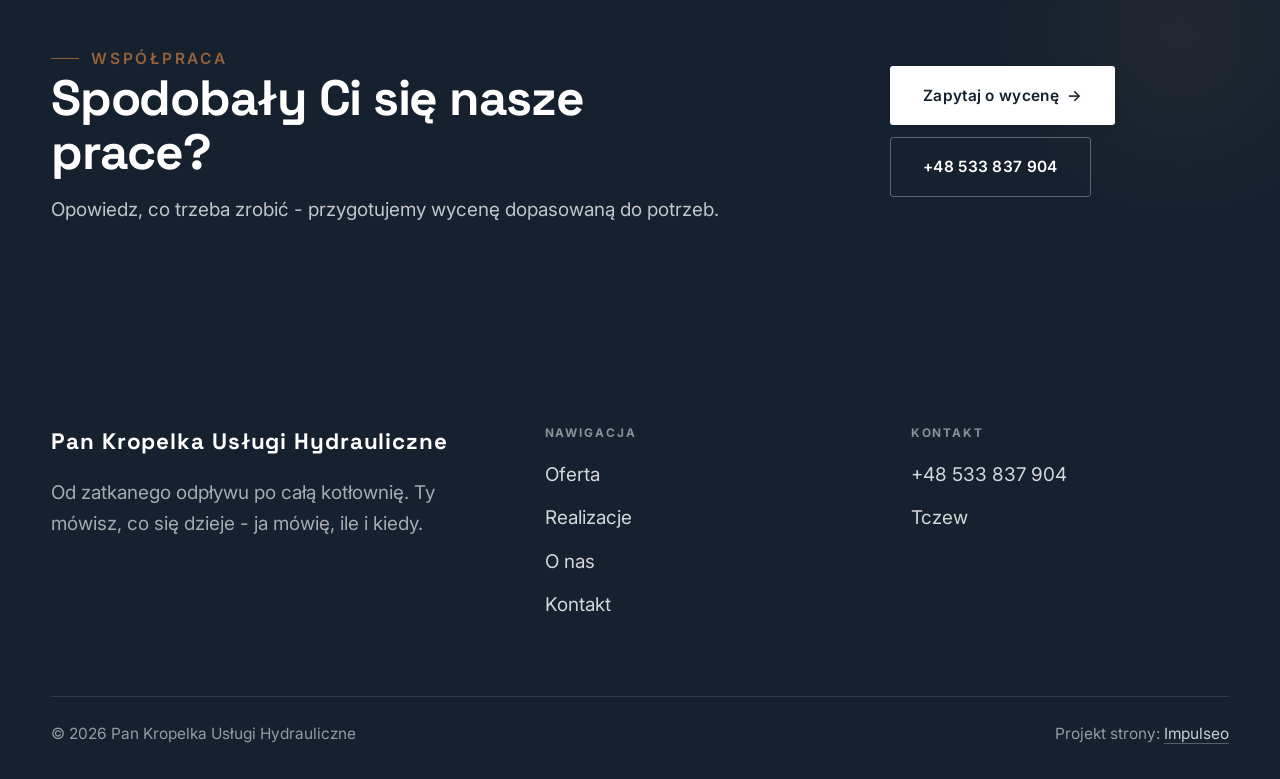
<file: realizacje.html>
<!DOCTYPE html>
<html lang="pl">
<head>
<meta charset="UTF-8">
<meta name="viewport" content="width=device-width, initial-scale=1.0">
<title>Realizacje - Pan Kropelka Usługi Hydrauliczne</title>
<meta name="description" content="Realizacje Pan Kropelka Usługi Hydrauliczne: Instalacja wod-kan, Łazienka po montażu, Kotłownia, Wymiana grzejnika, Udrażnianie kanalizacji">
<link rel="preconnect" href="https://fonts.googleapis.com">
<link rel="preconnect" href="https://fonts.gstatic.com" crossorigin>
<link href="https://fonts.googleapis.com/css2?family=Space+Grotesk:wght@500;600;700&family=Inter:wght@400;500;600&display=swap" rel="stylesheet">
<link rel="stylesheet" href="assets/styles.css">
</head>
<body>

<header class="nav">
  <div class="wrap nav-inner">
    <a class="brand" href="index.html"><span class="name">Pan Kropelka Usługi Hydrauliczne</span><span class="sub">Tczew</span></a>
    <nav class="nav-links">
      <a href="oferta.html">Oferta</a>
      <a href="realizacje.html" class="active">Realizacje</a>
      <a href="o-nas.html">O nas</a>
      <a href="kontakt.html">Kontakt</a>
      <a href="tel:+48533837904" class="btn btn-accent">Zadzwoń +48 533 837 904</a>
    </nav>
    <button class="nav-toggle" aria-label="Menu"><span></span><span></span><span></span></button>
  </div>
</header>

<section class="pagehead">
  <img src="img/hero.jpg" alt="Pan Kropelka Usługi Hydrauliczne - Nasze prace">
  <div class="wrap">
    <span class="eyebrow">Realizacje</span>
    <h1>Nasze prace</h1>
    <p>Każde z tych zdjęć ma właściciela, który z tej instalacji korzysta do dziś. Kotłownie, łazienki, podejścia - bez upiększania.</p>
  </div>
</section>
<section>
  <div class="wrap">
    <div class="gallery">
      <div class="tile t-two3 reveal"><img src="img/g2.jpg" alt="Łazienka po montażu" loading="lazy"><div class="cap">Łazienka po montażu</div></div>
      <div class="tile t-third reveal"><img src="img/g3.jpg" alt="Kotłownia" loading="lazy"><div class="cap">Kotłownia</div></div>
      <div class="tile t-third reveal"><img src="img/g4.jpg" alt="Wymiana grzejnika" loading="lazy"><div class="cap">Wymiana grzejnika</div></div>
      <div class="tile t-third reveal"><img src="img/g5.jpg" alt="Udrażnianie kanalizacji" loading="lazy"><div class="cap">Udrażnianie kanalizacji</div></div>
      <div class="tile t-third reveal"><img src="img/g6.jpg" alt="Po robocie - czysto" loading="lazy"><div class="cap">Po robocie - czysto</div></div>
      <div class="tile t-third reveal"><img src="img/about.jpg" alt="Pan Kropelka Usługi Hydrauliczne" loading="lazy"></div>
    </div>
    <p class="muted reveal" style="margin-top:var(--space-7);font-size:var(--text-sm);max-width:62ch">Zdjęcia poglądowe. Nasze realizacje z okolicy chętnie pokażemy na miejscu przy wycenie.</p>
  </div>
</section>
<section class="cta">
  <div class="wrap">
    <div class="reveal">
      <span class="eyebrow">Współpraca</span>
      <h2>Spodobały Ci się nasze prace?</h2>
      <p>Opowiedz, co trzeba zrobić - przygotujemy wycenę dopasowaną do potrzeb.</p>
    </div>
    <div class="cta-actions reveal">
      <a href="kontakt.html" class="btn btn-light">Zapytaj o wycenę <span class="arr">→</span></a>
      <a href="tel:+48533837904" class="btn btn-ghost" style="color:#fff;border-color:rgba(255,255,255,.3)">+48 533 837 904</a>
    </div>
  </div>
</section>

<footer>
  <div class="wrap">
    <div class="foot-grid">
      <div class="foot-brand">
        <div class="name">Pan Kropelka Usługi Hydrauliczne</div>
        <p>Od zatkanego odpływu po całą kotłownię. Ty mówisz, co się dzieje - ja mówię, ile i kiedy.</p>
      </div>
      <div class="foot-col">
        <h4>Nawigacja</h4>
        <a href="oferta.html">Oferta</a>
        <a href="realizacje.html">Realizacje</a>
        <a href="o-nas.html">O nas</a>
        <a href="kontakt.html">Kontakt</a>
      </div>
      <div class="foot-col">
        <h4>Kontakt</h4>
        <a href="tel:+48533837904">+48 533 837 904</a>
        <p>Tczew</p>
      </div>
    </div>
    <div class="foot-bot">
      <span>© 2026 Pan Kropelka Usługi Hydrauliczne</span>
      <span>Projekt strony: <a class="foot-credit" href="https://impulseo.pl" target="_blank" rel="noopener">Impulseo</a></span>
    </div>
  </div>
</footer>
<div class="sticky-call"><a class="sc-call" href="tel:+48533837904"><svg class="ico-tel" width="16" height="16" viewBox="0 0 24 24" fill="none" aria-hidden="true"><path d="M6.6 10.8a15.5 15.5 0 0 0 6.6 6.6l2.2-2.2a1 1 0 0 1 1-.24 11.4 11.4 0 0 0 3.6.58 1 1 0 0 1 1 1V20a1 1 0 0 1-1 1A17 17 0 0 1 3 4a1 1 0 0 1 1-1h3.5a1 1 0 0 1 1 1c0 1.25.2 2.46.58 3.6a1 1 0 0 1-.25 1l-2.23 2.2Z" fill="currentColor"/></svg> Zadzwoń</a><a class="sc-quote" href="kontakt.html">Bezpłatna wycena</a></div>

<script src="assets/main.js"></script>
</body>
</html>
</file>
<file: assets/styles.css>
/* ============================================================
   STOLBASZ — premium, architektoniczny B2B fit-out
   Jasna paleta, zero brązu. System wg premium-web-craft.
   Projekt strony: Impulseo (impulseo.pl)
   ============================================================ */

:root{
  /* PALETA — jasna, architektoniczna, chłodna */
  --paper:#F4F6F8;          /* główne tło */
  --paper-2:#E7EBEF;        /* sekcje alternatywne (chłodny jasny szary) */
  --paper-3:#E7EBEF;        /* delikatne wypełnienia */
  --ink:#15212E;            /* tekst główny — chłodny grafit */
  --ink-soft:#243443;       /* nagłówki drugorzędne */
  --muted:#6B7785;          /* tekst poboczny */
  --line:rgba(21,33,46,.12);/* hairline */
  --accent:#E8A317;         /* stonowany petrol-slate — jedyny akcent */
  --accent-d:#C9870C;
  --accent-soft:rgba(232,163,23,.10);
  --dark:#15212E;           /* sekcje ciemne (stopka/CTA) */

  /* ODSTĘPY — skala 4/8 */
  --space-1:4px; --space-2:8px; --space-3:12px; --space-4:16px; --space-5:24px;
  --space-6:32px; --space-7:48px; --space-8:64px; --space-9:96px; --space-10:128px;

  /* TYPOGRAFIA — fluid clamp() (skala podbita 16.07.2026: większe, czytelniejsze litery — uwaga Adama) */
  --text-sm:clamp(.9rem,.87rem + .12vw,1rem);
  --text-base:clamp(1.08rem,1.04rem + .18vw,1.2rem);
  --text-lg:clamp(1.24rem,1.15rem + .34vw,1.44rem);
  --text-h3:clamp(1.34rem,1.22rem + .55vw,1.66rem);
  --text-h2:clamp(2.1rem,1.66rem + 2.1vw,3.1rem);
  --text-h1:clamp(2.9rem,2.1rem + 4vw,5.1rem);

  /* PROMIENIE — architektoniczne, raczej ostre */
  --r-sm:3px; --r-md:6px; --r-lg:10px;

  /* RUCH */
  --ease:cubic-bezier(.25,.46,.45,.94); --dur:.24s;

  /* CIENIE — miękkie, warstwowe */
  --sh-sm:0 1px 2px rgba(16,24,32,.04), 0 2px 8px rgba(16,24,32,.05);
  --sh-md:0 2px 6px rgba(16,24,32,.05), 0 12px 28px -8px rgba(16,24,32,.12);
  --sh-lg:0 6px 14px rgba(16,24,32,.07), 0 26px 56px -18px rgba(16,24,32,.22);

  --hairline:1px solid var(--line);

  --font-display:'Space Grotesk','Inter',sans-serif;
  --font-body:'Inter',sans-serif;
}

*{box-sizing:border-box;margin:0;padding:0}
html{scroll-behavior:smooth}
body{
  font-family:var(--font-body);
  font-size:var(--text-base);
  line-height:1.65;
  color:var(--ink);
  background:var(--paper);
  -webkit-font-smoothing:antialiased;
  text-rendering:optimizeLegibility;
}
img{max-width:100%;display:block}
a{color:inherit;text-decoration:none}

.wrap{width:min(92%,1180px);margin-inline:auto}
section{padding-block:clamp(52px,6.5vw,96px)}

h1,h2,h3{font-family:var(--font-display);font-weight:700;line-height:1.08;letter-spacing:-.02em;color:var(--ink)}
h1{font-size:var(--text-h1);letter-spacing:-.035em}
h2{font-size:var(--text-h2);letter-spacing:-.025em}
h3{font-size:var(--text-h3)}
p{max-width:65ch}

.eyebrow{
  font-family:var(--font-body);
  font-size:var(--text-sm);
  font-weight:600;
  letter-spacing:.18em;
  text-transform:uppercase;
  color:var(--accent);
  display:inline-flex;align-items:center;gap:var(--space-3);
}
.eyebrow::before{content:"";width:28px;height:1px;background:var(--accent);display:inline-block}

.muted{color:var(--muted)}
.lead{font-size:var(--text-lg);line-height:1.55;color:var(--ink-soft);max-width:50ch}

/* ---------- BUTTONS ---------- */
.btn{
  display:inline-flex;align-items:center;gap:var(--space-2);
  font-weight:600;font-size:var(--text-sm);letter-spacing:.02em;
  padding:var(--space-4) var(--space-6);
  border-radius:var(--r-sm);
  transition:transform var(--dur) var(--ease),box-shadow var(--dur) var(--ease),background var(--dur) var(--ease);
  cursor:pointer;border:1px solid transparent;
}
.btn-accent{background:var(--accent);color:#fff;box-shadow:var(--sh-sm)}
.btn-accent:hover{background:var(--accent-d);transform:translateY(-2px);box-shadow:var(--sh-md)}
.btn-accent:active{transform:translateY(0);box-shadow:var(--sh-sm)}
.btn-ghost{background:transparent;color:var(--ink);border-color:var(--line)}
.btn-ghost:hover{border-color:var(--accent);color:var(--accent);transform:translateY(-2px)}
.btn-light{background:#fff;color:var(--ink);box-shadow:var(--sh-sm)}
.btn-light:hover{transform:translateY(-2px);box-shadow:var(--sh-md)}
.btn .arr{transition:transform var(--dur) var(--ease)}
.btn:hover .arr{transform:translateX(4px)}

/* ---------- NAV ---------- */
.nav{
  position:sticky;top:0;z-index:50;
  background:color-mix(in srgb,var(--paper) 88%,transparent);
  backdrop-filter:saturate(140%) blur(10px);
  border-bottom:var(--hairline);
}
.nav-inner{display:flex;align-items:center;justify-content:space-between;height:72px}
.brand{display:flex;flex-direction:column;line-height:1}
.brand .name{font-family:var(--font-display);font-weight:800;font-size:1.35rem;letter-spacing:.04em}
.brand .sub{font-size:.62rem;letter-spacing:.34em;text-transform:uppercase;color:var(--muted);margin-top:5px}
.nav-links{display:flex;align-items:center;gap:var(--space-6)}
.nav-links a{font-size:var(--text-sm);font-weight:500;color:var(--ink-soft);position:relative;padding-block:4px;transition:color var(--dur) var(--ease)}
.nav-links a::after{content:"";position:absolute;left:0;bottom:0;width:0;height:1.5px;background:var(--accent);transition:width var(--dur) var(--ease)}
.nav-links a:hover,.nav-links a.active{color:var(--ink)}
.nav-links a:hover::after,.nav-links a.active::after{width:100%}
.nav-links .btn{padding:var(--space-2) var(--space-5)}
/* przyciski w nav: właściwy kolor (przebij .nav-links a) + bez podkreślenia */
.nav-links a.btn-accent{color:#fff}
.nav-links a.btn-ghost,.nav-links a.btn-light{color:var(--ink)}
.nav-links a.btn::after{display:none}
.nav-toggle{display:none;background:none;border:none;cursor:pointer;flex-direction:column;gap:5px;padding:8px}
.nav-toggle span{width:24px;height:2px;background:var(--ink);transition:var(--dur)}

/* ---------- HERO (split) ---------- */
.hero{position:relative;overflow:hidden;border-bottom:var(--hairline)}
.hero-grid{display:grid;grid-template-columns:1.05fr .95fr;gap:clamp(24px,4vw,60px);align-items:center;
  padding-block:clamp(36px,4.5vw,64px)}
.hero-copy .eyebrow{margin-bottom:var(--space-5)}
.hero-copy h1{margin-bottom:var(--space-5)}
.hero-copy .lead{margin-bottom:var(--space-7)}
.hero-actions{display:flex;flex-wrap:wrap;gap:var(--space-4)}
.hero-art{position:relative;aspect-ratio:4/3;border-radius:var(--r-lg);overflow:hidden;box-shadow:var(--sh-lg)}
.hero-art img{width:100%;height:100%;object-fit:cover}
.hero-art::after{content:"";position:absolute;inset:0;background:linear-gradient(180deg,transparent 55%,rgba(18,24,28,.28))}
.hero-badge{position:absolute;left:var(--space-5);bottom:var(--space-5);z-index:2;
  background:rgba(252,252,251,.94);backdrop-filter:blur(4px);
  border-radius:var(--r-md);padding:var(--space-4) var(--space-5);box-shadow:var(--sh-md);max-width:78%}
.hero-badge strong{display:block;font-family:var(--font-display);font-size:1rem;letter-spacing:-.01em}
.hero-badge span{font-size:var(--text-sm);color:var(--muted)}

/* ---------- HERO duży / kinowy (strona główna) ---------- */
.hero-cine{position:relative;min-height:clamp(560px,82vh,840px);min-height:clamp(560px,82svh,840px);display:flex;align-items:center;overflow:hidden;border-bottom:var(--hairline)}
.hero-cine>img{position:absolute;inset:0;width:100%;height:100%;object-fit:cover;z-index:0}
.hero-cine::after{content:"";position:absolute;inset:0;z-index:1;
  background:linear-gradient(95deg,rgba(13,18,23,.86) 0%,rgba(13,18,23,.64) 32%,rgba(13,18,23,.24) 62%,rgba(13,18,23,.04) 100%)}
.hero-cine .wrap{position:relative;z-index:2;padding-block:var(--space-8)}
.hero-cine .hero-copy{max-width:660px}
.hero-cine .eyebrow{color:#fff;margin-bottom:var(--space-5)}
.hero-cine .eyebrow::before{background:#fff}
.hero-cine h1{color:#fff;margin-bottom:var(--space-5);font-size:clamp(2.9rem,2rem + 4.4vw,5.2rem)}
.hero-cine .lead{color:rgba(255,255,255,.92);max-width:48ch;margin-bottom:var(--space-7)}
.hero-cine .hero-actions{display:flex;flex-wrap:wrap;gap:var(--space-4)}
@media(max-width:680px){
  .hero-cine{min-height:clamp(520px,76vh,640px);min-height:clamp(520px,76svh,640px);align-items:flex-end}
  .hero-cine::after{background:linear-gradient(0deg,rgba(13,18,23,.9) 6%,rgba(13,18,23,.45) 55%,rgba(13,18,23,.25) 100%)}
  .hero-cine .wrap{padding-bottom:var(--space-9)}
}

/* full-bleed hero variant (podstrony) */
.pagehead{position:relative;min-height:46vh;min-height:46svh;display:flex;align-items:flex-end;overflow:hidden;border-bottom:var(--hairline)}
.pagehead img{position:absolute;inset:0;width:100%;height:100%;object-fit:cover}
.pagehead::after{content:"";position:absolute;inset:0;background:linear-gradient(180deg,rgba(18,24,28,.25),rgba(18,24,28,.62))}
.pagehead .wrap{position:relative;z-index:2;padding-block:var(--space-9);color:#fff}
.pagehead h1{color:#fff;max-width:18ch}
.pagehead .eyebrow{color:#fff}
.pagehead .eyebrow::before{background:#fff}
.pagehead p{color:rgba(255,255,255,.86);margin-top:var(--space-4);max-width:54ch}

/* ---------- STRIP (pasek skrótów / liczby) ---------- */
.strip{background:var(--dark);color:#fff}
.strip .wrap{display:grid;grid-template-columns:repeat(4,1fr);gap:var(--space-6);padding-block:var(--space-8)}
.strip .item .k{font-family:var(--font-display);font-size:clamp(1.6rem,1.2rem + 1.4vw,2.4rem);font-weight:800;letter-spacing:-.02em;color:#fff}
.strip .item .v{font-size:var(--text-sm);color:rgba(255,255,255,.66);margin-top:var(--space-2);line-height:1.45}
.strip .item{border-left:2px solid var(--accent);padding-left:var(--space-5)}

/* ---------- SECTION HEAD ---------- */
.head{max-width:48rem;margin-bottom:var(--space-8)}
.head.center{margin-inline:auto;text-align:center}
.head .eyebrow{margin-bottom:var(--space-4)}
.head h2{margin-bottom:var(--space-4)}
.head p{color:var(--muted);font-size:var(--text-lg);line-height:1.55}
.head.center p{margin-inline:auto}

/* ---------- INTRO SPLIT ---------- */
.split{display:grid;grid-template-columns:.92fr 1.08fr;gap:clamp(28px,5vw,80px);align-items:center}
.split.rev{grid-template-columns:1.08fr .92fr}
.split.rev .split-art{order:-1}
.split-art{position:relative;aspect-ratio:5/4;border-radius:var(--r-lg);overflow:hidden;box-shadow:var(--sh-lg)}
.split-art img{width:100%;height:100%;object-fit:cover}
.split-copy h2{margin-bottom:var(--space-5)}
.split-copy p+p{margin-top:var(--space-4)}
.split-copy .btn{margin-top:var(--space-6)}

/* ---------- SERVICES (zakres) ---------- */
.svc-grid{display:grid;grid-template-columns:repeat(auto-fit,minmax(280px,1fr));gap:var(--space-5)}
.svc{background:#fff;border:var(--hairline);border-radius:var(--r-md);padding:var(--space-7) var(--space-6);
  transition:transform var(--dur) var(--ease),box-shadow var(--dur) var(--ease),border-color var(--dur) var(--ease);
  position:relative;overflow:hidden}
.svc::before{content:"";position:absolute;left:0;top:0;width:3px;height:0;background:var(--accent);transition:height var(--dur) var(--ease)}
.svc:hover{transform:translateY(-4px);box-shadow:var(--sh-md);border-color:transparent}
.svc:hover::before{height:100%}
.svc .ic{font-family:var(--font-display);font-size:.8rem;font-weight:700;letter-spacing:.12em;color:var(--accent);margin-bottom:var(--space-4)}
.svc h3{margin-bottom:var(--space-3);font-size:1.22rem}
.svc p{color:var(--muted);font-size:var(--text-base);line-height:1.6}

/* big detailed service rows */
.svc-row{display:grid;grid-template-columns:.8fr 1.2fr;gap:clamp(20px,4vw,60px);align-items:center;padding-block:var(--space-8)}
.svc-row+.svc-row{border-top:var(--hairline)}
.svc-row.rev{grid-template-columns:1.2fr .8fr}
.svc-row.rev .svc-row-art{order:-1}
.svc-row-art{aspect-ratio:4/3;border-radius:var(--r-md);overflow:hidden;box-shadow:var(--sh-md)}
.svc-row-art img{width:100%;height:100%;object-fit:cover}
.svc-row h3{font-size:1.5rem;margin-bottom:var(--space-4)}
.svc-row .num{font-family:var(--font-display);font-size:.85rem;font-weight:700;letter-spacing:.14em;color:var(--accent);display:block;margin-bottom:var(--space-3)}
.svc-row ul{list-style:none;margin-top:var(--space-4);display:flex;flex-direction:column;gap:var(--space-2)}
.svc-row li{position:relative;padding-left:var(--space-5);color:var(--muted);font-size:var(--text-base)}
.svc-row li::before{content:"";position:absolute;left:0;top:.62em;width:8px;height:1px;background:var(--accent)}

/* ---------- GALLERY (realizacje) ---------- */
.gallery{display:grid;grid-template-columns:repeat(12,1fr);gap:var(--space-4);grid-auto-rows:200px}
/* GALERIA MASONRY — pionowe zdjęcia (portrety beauty/wellness) bez przycinania: kolumny, height auto */
.gallery-masonry{column-count:3;column-gap:var(--space-4)}
@media(max-width:900px){.gallery-masonry{column-count:2}}
@media(max-width:560px){.gallery-masonry{column-count:1}}
.gallery-masonry .m-tile{break-inside:avoid;margin:0 0 var(--space-4);padding:0;position:relative;overflow:hidden;border-radius:var(--r-md);border:1px solid var(--line)}
.gallery-masonry .m-tile img{width:100%;height:auto;display:block}
.gallery-masonry .m-tile .cap{position:absolute;left:0;right:0;bottom:0;padding:var(--space-4);color:#fff;background:linear-gradient(0deg,rgba(0,0,0,.55),transparent);font-size:var(--text-sm)}
.gallery-masonry .m-tile .cap small{display:block;font-weight:400;opacity:.78;letter-spacing:.04em;text-transform:uppercase;font-size:.66rem;margin-top:3px}
.tile{position:relative;overflow:hidden;border-radius:var(--r-md);box-shadow:var(--sh-sm);
  transition:transform var(--dur) var(--ease),box-shadow var(--dur) var(--ease)}
.tile img{width:100%;height:100%;object-fit:cover;transition:transform .6s var(--ease)}
.tile:hover{box-shadow:var(--sh-md)}
.tile:hover img{transform:scale(1.05)}
.tile .cap{position:absolute;left:0;right:0;bottom:0;padding:var(--space-5) var(--space-4) var(--space-4);
  background:linear-gradient(transparent,rgba(18,24,28,.78));color:#fff;
  font-size:var(--text-sm);font-weight:600;letter-spacing:.01em;
  opacity:0;transform:translateY(8px);transition:var(--dur) var(--ease)}
.tile:hover .cap{opacity:1;transform:translateY(0)}
.tile .cap small{display:block;font-weight:400;opacity:.78;letter-spacing:.04em;text-transform:uppercase;font-size:.66rem;margin-top:3px}
/* bento spans */
.t-wide{grid-column:span 6}
.t-tall{grid-column:span 6;grid-row:span 2}
.t-std{grid-column:span 6}
.t-third{grid-column:span 4}
.t-two3{grid-column:span 8}

/* ---------- TRUST / WIARYGODNOŚĆ ---------- */
.trust{background:var(--paper-2)}
.trust-grid{display:grid;grid-template-columns:repeat(auto-fit,minmax(240px,1fr));gap:var(--space-5);margin-top:var(--space-7)}
.trust-card{background:#fff;border-radius:var(--r-md);padding:var(--space-7) var(--space-6);box-shadow:var(--sh-sm);border-top:3px solid var(--accent)}
.trust-card .big{font-family:var(--font-display);font-size:clamp(1.8rem,1.3rem + 1.6vw,2.6rem);font-weight:800;letter-spacing:-.02em;color:var(--ink);line-height:1}
.trust-card h3{font-size:1.12rem;margin:var(--space-3) 0 var(--space-2)}
.trust-card p{color:var(--muted);font-size:var(--text-base);line-height:1.55}

/* ---------- CTA band ---------- */
.cta{background:var(--dark);color:#fff;position:relative;overflow:hidden}
.cta .wrap{display:grid;grid-template-columns:1.4fr .6fr;gap:var(--space-7);align-items:center;position:relative;z-index:2}
.cta h2{color:#fff;max-width:20ch}
.cta p{color:rgba(255,255,255,.74);margin-top:var(--space-4)}
.cta-actions{display:flex;flex-direction:column;gap:var(--space-3);align-items:flex-start}
.cta::before{content:"";position:absolute;right:-80px;top:-80px;width:360px;height:360px;border-radius:50%;
  background:radial-gradient(circle,var(--accent-soft),transparent 70%)}

/* ---------- CONTACT ---------- */
.contact-grid{display:grid;grid-template-columns:.85fr 1.15fr;gap:clamp(28px,4vw,56px);align-items:start}
.info-list{display:flex;flex-direction:column;gap:var(--space-2)}
.info-row{display:flex;gap:var(--space-4);align-items:flex-start;padding-block:var(--space-4);border-bottom:var(--hairline)}
.info-row .ic{flex:none;width:42px;height:42px;display:grid;place-items:center;border-radius:50%;
  background:var(--accent-soft);color:var(--accent);font-size:1.05rem}
.info-row .lbl{font-size:.72rem;letter-spacing:.14em;text-transform:uppercase;color:var(--muted)}
.info-row .val{font-weight:600;font-size:var(--text-base);margin-top:2px}
.info-row a.val:hover{color:var(--accent)}
.map{border:none;border-radius:var(--r-lg);box-shadow:var(--sh-md);width:100%;height:100%;min-height:380px;filter:grayscale(.2) contrast(1.02)}
.form{background:#fff;border:var(--hairline);border-radius:var(--r-lg);padding:clamp(24px,3vw,40px);box-shadow:var(--sh-sm)}
.form .fld{margin-bottom:var(--space-5)}
.form label{display:block;font-size:var(--text-sm);font-weight:600;margin-bottom:var(--space-2)}
.form input,.form textarea{width:100%;font-family:inherit;font-size:var(--text-base);color:var(--ink);
  padding:var(--space-4);border:var(--hairline);border-radius:var(--r-sm);background:var(--paper);transition:border-color var(--dur)}
.form input:focus,.form textarea:focus{outline:none;border-color:var(--accent);background:#fff}
.form textarea{resize:vertical;min-height:120px}
.form .note{font-size:var(--text-sm);color:var(--muted);margin-top:var(--space-3)}

/* ---------- FOOTER ---------- */
footer{background:var(--dark);color:#fff;padding-block:var(--space-9) var(--space-6)}
.foot-grid{display:grid;grid-template-columns:1.4fr 1fr 1fr;gap:var(--space-7);margin-bottom:var(--space-8)}
.foot-brand .name{font-family:var(--font-display);font-weight:800;font-size:1.4rem;letter-spacing:.04em}
.foot-brand p{color:rgba(255,255,255,.62);margin-top:var(--space-4);font-size:var(--text-base);max-width:38ch}
.foot-col h4{font-size:.74rem;letter-spacing:.16em;text-transform:uppercase;color:rgba(255,255,255,.5);margin-bottom:var(--space-4)}
.foot-col a,.foot-col p{display:block;color:rgba(255,255,255,.82);font-size:var(--text-base);margin-bottom:var(--space-3)}
.foot-col a:hover{color:#fff}
.foot-bot{border-top:1px solid rgba(255,255,255,.12);padding-top:var(--space-5);display:flex;justify-content:space-between;flex-wrap:wrap;gap:var(--space-3);
  font-size:var(--text-sm);color:rgba(255,255,255,.55)}
.foot-bot a:hover{color:#fff}

/* ---------- REVEAL ---------- */
.reveal{opacity:0;transform:translateY(22px);transition:opacity .6s var(--ease),transform .6s var(--ease)}
.reveal.in{opacity:1;transform:none}

/* ---------- RESPONSIVE ---------- */
@media(max-width:920px){
  .hero-grid,.split,.split.rev,.svc-row,.svc-row.rev,.cta .wrap,.contact-grid,.foot-grid{grid-template-columns:1fr}
  .split.rev .split-art,.svc-row.rev .svc-row-art{order:0}
  .hero-art{aspect-ratio:16/10;max-height:420px}
  .strip .wrap{grid-template-columns:repeat(2,1fr);gap:var(--space-7)}
  .gallery{grid-auto-rows:180px}
  .t-wide,.t-tall,.t-std,.t-third,.t-two3{grid-column:span 6}
  .t-tall{grid-row:span 1}
  .cta-actions{flex-direction:row;flex-wrap:wrap}
  .foot-grid{gap:var(--space-6)}
}
@media(max-width:680px){
  .nav-links{position:fixed;inset:72px 0 auto 0;background:var(--paper);flex-direction:column;align-items:stretch;
    gap:0;padding:var(--space-4) 6%;border-bottom:var(--hairline);box-shadow:var(--sh-md);
    transform:translateY(-120%);transition:transform var(--dur) var(--ease)}
  .nav-links.open{transform:translateY(0)}
  .nav-links a{padding-block:var(--space-4);border-bottom:var(--hairline)}
  .nav-links .btn{margin-top:var(--space-3);justify-content:center}
  .nav-toggle{display:flex}
  .strip .wrap{grid-template-columns:1fr}
  .gallery{grid-template-columns:repeat(6,1fr)}
  .foot-grid{grid-template-columns:1fr}
}
@media(prefers-reduced-motion:reduce){
  *{animation-duration:.01ms!important;transition:none!important}
  .reveal{opacity:1!important;transform:none!important}
  html{scroll-behavior:auto}
}

/* ============================================================
   PREMIUM LAYER — destylat deep-researchu branż (anty-AI, spokój).
   Zmienne STOLBASZ (--accent/--ink/--paper/--line/--dark). Ruch ledwo
   zauważalny, krzywa cubic-bezier(.16,.84,.44,1); prefers-reduced-motion
   pokryte blanketem wyżej. Karty hairline zamiast cieni = #1 sygnał „nie-AI".
   ============================================================ */

/* więcej oddechu między sekcjami (liderzy: 110-130px) */
section{padding-block:clamp(64px,8vw,128px)}

/* 1) Aksamitny reveal — dłuższa, miękka krzywa zamiast „skoku" */
.reveal{transition:opacity .9s cubic-bezier(.16,.84,.44,1),transform .9s cubic-bezier(.16,.84,.44,1);will-change:opacity,transform}
/* stagger TYLKO w galerii (tam pozycja = porządek dzieci) */
.gallery .reveal:nth-child(2){transition-delay:.07s}
.gallery .reveal:nth-child(3){transition-delay:.14s}
.gallery .reveal:nth-child(4){transition-delay:.21s}
.gallery .reveal:nth-child(5){transition-delay:.28s}
.gallery .reveal:nth-child(6){transition-delay:.35s}

/* 2) Hero STATYCZNY na .hero-cine — Ken Burns CAŁKIEM WYŁĄCZONY 26.06 (3. zgłoszenie Szymona).
   GENEZA: animowanie scale na <img> hero z teksturami (cegły/framugi) re-samplinguje obraz
   klatka po klatce → na części ekranów drobne drganie/shimmer = „heroshot się trzęsie".
   translateY usunięto wcześniej, scale-only + will-change/GPU NIE wystarczyły do GWARANCJI gładkości.
   Krzysztof zażądał pewności („make sure, że błąd się nie pojawi") > efekt. Zero animacji = 0% drgania.
   Delikatny zoom zostaje TYLKO w pełnoekranowych hero gastro/studio (hg-bg/hs-bg — tło, inny
   mechanizm, chwalone, nigdy nie zgłaszane). NIE wracać do KB na .hero-cine bez realnego testu
   na sprzęcie klienta — to ryzyko regresji „trzęsienia”. */
/* BEZPIECZNY "wow" na hero = jednorazowy FADE-IN (opacity), nie zoom.
   opacity nie dotyka bitmapy → gładkie na KAŻDYM zdjęciu/ekranie/GPU, zero ryzyka migotania.
   Geometryczny ruch (scale/translate) na .hero-cine jest ZAKAZANY (bramka pilnuje). */
@keyframes heroFade{from{opacity:0}to{opacity:1}}
.hero-cine>img{transform:none;animation:heroFade 1.1s ease-out both}

/* 3) Akcentowy hairline pod nagłówkiem sekcji, który „rysuje się" przy wejściu */
.head h2{position:relative;padding-bottom:18px}
.head h2::after{content:"";position:absolute;left:0;bottom:0;height:1px;width:0;background:var(--accent);transition:width 1s cubic-bezier(.16,.84,.44,1) .15s}
.head.center h2::after{left:50%;transform:translateX(-50%)}
.head.reveal.in h2::after,.head.center.reveal.in h2::after{width:54px}

/* 4) Karty HAIRLINE zamiast cieni/zaokrągleń (najmocniejszy anty-AI detal) */
.svc{background:transparent;border:1px solid var(--line);border-radius:var(--r-sm);box-shadow:none}
.svc:hover{box-shadow:none;border-color:var(--accent);transform:translateY(-3px)}
.trust-card{background:transparent;box-shadow:none;border:1px solid var(--line);border-top:2px solid var(--accent);border-radius:var(--r-sm)}
.tile{box-shadow:none;border-radius:var(--r-sm)}
.tile:hover{box-shadow:none}

/* 5) Sticky-nav kondensuje się po przewinięciu (sygnał dopracowania) */
.nav{transition:box-shadow .4s ease,background .4s ease}
.nav.is-stuck{box-shadow:0 1px 0 var(--line),0 14px 30px -24px rgba(0,0,0,.45)}
.nav-inner{transition:height .35s var(--ease)}
.nav.is-stuck .nav-inner{height:60px}

/* 6) MANIFESTO — pełnoekranowy cytat-bohater (zastępuje generyczne „Dlaczego my") */
.manifesto{background:var(--paper-2);text-align:center}
.manifesto .wrap{max-width:60rem}
.manifesto p{font-family:var(--font-display);font-style:italic;font-size:clamp(1.6rem,1rem + 2.4vw,2.8rem);line-height:1.32;color:var(--ink-soft);margin-inline:auto;max-width:26ch;position:relative;padding-top:var(--space-8)}
.manifesto p::before{content:"";position:absolute;top:0;left:50%;transform:translateX(-50%);width:54px;height:1px;background:var(--accent)}
.manifesto p span{color:var(--accent);font-style:italic}

/* 7) GATEWAYS — 3 duże bramy-zdjęcia (zamiast paska menu usług) */
.gateways{display:grid;grid-template-columns:repeat(3,1fr);gap:var(--space-4)}
.gateway{position:relative;aspect-ratio:3/4;overflow:hidden;border-radius:var(--r-sm);display:block}
.gateway img{width:100%;height:100%;object-fit:cover;transition:transform .8s var(--ease),filter .5s var(--ease)}
.gateway::after{content:"";position:absolute;inset:0;background:linear-gradient(180deg,transparent 38%,rgba(18,24,28,.74))}
.gateway:hover img{transform:scale(1.05);filter:brightness(1.05)}
.gateway .g-ttl{position:absolute;left:0;right:0;bottom:0;z-index:2;padding:var(--space-6) var(--space-5);color:#fff;font-family:var(--font-display);font-size:1.45rem;letter-spacing:-.01em;line-height:1.15}
.gateway .g-ttl small{display:block;font-family:var(--font-body);font-size:var(--text-sm);font-weight:400;opacity:.82;letter-spacing:.03em;margin-top:5px}
@media(max-width:760px){.gateways{grid-template-columns:1fr}.gateway{aspect-ratio:16/10}}

/* 8) LOGO klienta w nagłówku (gdy podane --logo) */
/* 52px domyślnie (feedback Bartka 06.07.2026: 40px ginęło, uwaga padła 3x; ~56px sprawdzone na żywym demie anna-borowiec-makeup) */
.brand-logo{height:64px;width:auto;max-width:300px;object-fit:contain;display:block}
.nav.is-stuck .brand-logo{height:52px}
@media(max-width:680px){.brand-logo{height:46px;max-width:210px}}


/* === RWD: nagłówki na wąskich ekranach (dodane 17.07.2026 razem z fixem clamp) ===
   Po przywróceniu działania clamp() dolna granica --text-h1 (2.9rem) rozpychała
   dokument przy długich polskich słowach na telefonach. Tu ją zjeżdżamy. */
@media (max-width:560px){
  :root{
    --text-h1:clamp(1.9rem, 1.15rem + 4.4vw, 2.7rem);
    --text-h2:clamp(1.5rem, 1rem + 3vw, 2.1rem);
  }
  .hero-cine h1{font-size:clamp(1.9rem, 1.15rem + 4.4vw, 2.7rem)}
  h1,h2{overflow-wrap:break-word}
}

/* GODZINY (godziny_grid z briefu) — dzień po lewej, godziny po prawej. Wcześniej BRAK stylu
   powodował sklejenie "Poniedziałek-Piątek8:00-20:00" (dodane 2026-07-21). Neutralne dla dem bez grafiku. */
.godz{display:flex;flex-direction:column;gap:2px;max-width:440px;margin-top:8px}
.godz-row{display:flex;justify-content:space-between;align-items:baseline;gap:24px;padding:10px 0;border-bottom:1px solid var(--line)}
.godz-row:last-child{border-bottom:0}
.godz-row b{font-weight:600;color:var(--ink)}
.godz-row span{color:var(--muted);white-space:nowrap}

/* === rodzina: fachowcy === */
/* ============================================================
   RODZINA: FACHOWCY (hydraulik/elektryk/remont/brukarstwo/ogrodzenia)
   Doklejane NA WIERZCH base.css. Dziedziczy paletę/fonty skórki (trade/elektryk).
   Filozofia: telefon-bohater + zaufanie + „bezpłatna wycena". Spokój, nie krzyk.
   (count-up i podwójny iframe mapy świadomie pominięte - krytyka blueprintu.)
   ============================================================ */

/* --- PROCES - oś „jak pracujemy" (podpis rodziny, czego nie ma w meblach) --- */
.proces{background:var(--paper-2)}
.proces-line{list-style:none;display:grid;grid-template-columns:repeat(4,1fr);gap:var(--space-5);position:relative;margin:0;padding:0}
.proces-line li{position:relative;padding-top:var(--space-7)}
.proces-line li::before{content:"";position:absolute;top:14px;left:0;right:0;height:1px;background:var(--line)}
.proces-line li:last-child::before{right:50%}
.proces-line li:first-child::before{left:50%}
.proces-line li::after{content:"";position:absolute;top:9px;left:calc(50% - 6px);width:11px;height:11px;border-radius:50%;background:var(--accent);box-shadow:0 0 0 4px var(--paper-2)}
.proces-line .pno{font-family:var(--font-display);font-weight:800;font-size:1.5rem;color:var(--accent);letter-spacing:-.02em;display:block;margin-bottom:var(--space-3);text-align:center}
.proces-line h3{font-size:1.1rem;margin-bottom:var(--space-2);text-align:center}
.proces-line p{color:var(--muted);font-size:var(--text-sm);line-height:1.5;text-align:center;max-width:26ch;margin-inline:auto}
@media(max-width:820px){
  .proces-line{grid-template-columns:1fr;gap:0}
  .proces-line li{padding:var(--space-5) 0 var(--space-5) var(--space-7)}
  .proces-line li::before{left:5px;right:auto;top:0;bottom:0;width:1px;height:auto}
  .proces-line li:first-child::before,.proces-line li:last-child::before{left:5px;right:auto}
  .proces-line li::after{top:var(--space-6);left:0}
  .proces-line .pno,.proces-line h3,.proces-line p{text-align:left;margin-inline:0}
}

/* --- OBSZAR DZIAŁANIA - lokalność (chipy z REALNEGO miasta, bez drugiego iframe) --- */
.obszar .head{text-align:center;margin-inline:auto}
.obszar .head .eyebrow{justify-content:center}
.obszar-list{list-style:none;display:flex;flex-wrap:wrap;justify-content:center;gap:var(--space-3);margin:0;padding:0;max-width:60rem;margin-inline:auto}
.obszar-list li{border:1px solid var(--line);border-radius:999px;padding:var(--space-2) var(--space-5);
  font-size:var(--text-sm);font-weight:600;color:var(--ink-soft);transition:border-color .24s var(--ease),color .24s var(--ease)}
.obszar-list li:hover{border-color:var(--accent);color:var(--accent)}
.obszar-list li.is-home{background:var(--accent);border-color:var(--accent);color:#fff}

/* --- STICKY-CALL - dolny pasek mobile (najważniejszy konwerter tej rodziny) --- */
.sticky-call{display:none}
@media(max-width:820px){
  .sticky-call{display:grid;grid-template-columns:1fr 1fr;gap:1px;position:fixed;left:0;right:0;bottom:0;z-index:90;
    background:var(--line);box-shadow:0 -6px 20px -10px rgba(0,0,0,.4)}
  .sticky-call a{padding:15px 8px;text-align:center;font-weight:700;font-size:.95rem;letter-spacing:.01em}
  .sc-call{background:var(--accent);color:#fff}
  .sc-quote{background:var(--paper);color:var(--ink)}
  body{padding-bottom:56px}
}

/* --- Blok „Awaria? Dzwoń” (opcjonalny, hydraulik/elektryk) --- */
.awaria{background:var(--dark);color:#fff}
.awaria .wrap{display:flex;flex-wrap:wrap;align-items:center;justify-content:space-between;gap:var(--space-5);padding-block:var(--space-7)}
.awaria h3{color:#fff;font-size:clamp(1.3rem,1rem + 1.2vw,1.8rem)}
.awaria p{color:rgba(255,255,255,.72);margin-top:var(--space-2)}
.awaria .btn-accent{white-space:nowrap}

/* === CERTYFIKATY / CZYM PRACUJEMY (gated: renderuje sie tylko gdy brief poda certy/marki/gwarancja) - mocny lever dla dekarzy === */
.auto-marki .marki-list{display:flex;flex-wrap:wrap;justify-content:center;gap:clamp(.8rem,2.5vw,1.6rem);list-style:none;margin:var(--space-7) 0 0;padding:0}
.auto-marki .marki-list li{font-family:var(--font-display);text-transform:uppercase;letter-spacing:.12em;font-weight:600;
  font-size:clamp(.82rem,1.5vw,1rem);color:var(--ink-soft);padding:.5rem 1rem;border:1px solid var(--line);border-radius:var(--r-sm)}
.marki-gwar{text-align:center;color:var(--muted);font-size:var(--text-sm);margin-top:var(--space-6)}

/* ============================================================
   FAZA 3 - OSOBNY UKŁAD FACHOWCY (research wf_e4ed63db + krytyka z policzonym WCAG). Doklejane na wierzch.
   Tożsamość: ZAUFANIE + DUŻY TELEFON + DOWÓD. Dwublok hero (zdjęcie | lity panel), bezpośrednio, solidnie.
   ============================================================ */

/* --- P0 KONTRAST: bursztyn jako TEKST na jasnym = 2.0 FAIL (policzone). Naprawy (bursztyn->ciemny tekst / ink). --- */
.btn-accent{color:#14171c}                                  /* bursztyn + ciemny tekst = 8.28 PASS */
.sticky-call .sc-call{color:#14171c}                        /* sticky bursztyn + ciemny tekst */
.obszar-list li.is-home{background:var(--ink);border-color:var(--ink);color:#fff}  /* było bursztyn+biel 2.17 -> ink+biel 16.29 */
.proces-line .pno{color:var(--ink-soft)}                    /* numery procesu: było bursztyn 2.0 -> ink-soft (czytelne); kropka osi zostaje bursztyn (grafika) */

/* --- Ikona telefonu (uzywana w hero hf-phone-num; nav styluje silnik NAV NOBU) --- */
.ico-tel{vertical-align:-2px;margin-right:.3em}

/* === HERO FACHOWCY: dwublok (zdjęcie | lity panel ink). Zdjęcie = PIERWSZE dziecko (blur-guard + mobilny stack). STATYCZNE. === */
.hero-fach{display:grid;grid-template-columns:1fr minmax(0,46%);min-height:clamp(540px,76vh,740px);min-height:clamp(540px,76svh,740px)}
.hf-photo{width:100%;height:100%;object-fit:cover;display:block;background:var(--paper-2)}  /* img = PIERWSZE dziecko sekcji (blur-guard); EAGER, bez animacji (zero janku) */
.hf-panel{order:-1;background:var(--ink);color:#fff;display:flex;flex-direction:column;justify-content:center;
  padding:clamp(2.2rem,5vw,4.5rem) clamp(1.6rem,4vw,3.6rem)}
.hf-kicker{font-family:var(--font-display);font-weight:700;text-transform:uppercase;letter-spacing:.14em;
  font-size:clamp(.74rem,1.4vw,.9rem);color:var(--accent)}
.hf-title{color:#fff;font-family:var(--font-display);font-weight:800;line-height:1.05;letter-spacing:-.01em;
  font-size:clamp(1.9rem,1.4rem + 2vw,3rem);margin:var(--space-3) 0 var(--space-5)}
.hf-phone{display:inline-flex;flex-direction:column;gap:.15rem;margin-bottom:var(--space-5);width:fit-content}
.hf-phone-lab{font-size:.74rem;text-transform:uppercase;letter-spacing:.14em;color:rgba(255,255,255,.66)}
.hf-phone-num{font-family:var(--font-display);font-weight:800;color:#fff;font-variant-numeric:tabular-nums;white-space:nowrap;
  font-size:clamp(2rem,1.4rem + 2.2vw,2.9rem);line-height:1;display:inline-flex;align-items:center}
.hf-phone-num .ico-tel{width:.7em;height:.7em;color:var(--accent);margin-right:.35em}   /* ikona bursztyn, cyfry białe */
.hf-phone:hover .hf-phone-num{color:var(--accent)}
.hf-actions{display:flex;flex-wrap:wrap;gap:var(--space-3)}
.hf-ghost{color:#fff;border-color:rgba(255,255,255,.45)}
.hf-trust{margin-top:var(--space-5);padding-top:var(--space-4);border-top:1px solid rgba(255,255,255,.16);
  color:rgba(255,255,255,.82);font-weight:600;font-size:var(--text-sm);letter-spacing:.01em}
@media(max-width:820px){
  .hero-fach{grid-template-columns:1fr;min-height:0}
  .hf-photo{aspect-ratio:16/10}
  .hf-panel{order:0;padding-block:clamp(2rem,7vw,3rem)}     /* DOM-order: zdjęcie na górze, panel pod */
}

/* === PROMISE BAR: zawsze-obecna sygnatura usługowa (anty recon-collapse) === */
.fach-promise{background:var(--paper-2);border-bottom:var(--hairline);padding-block:0}
.fach-promise .wrap{padding-block:var(--space-4)}
.fp-row{list-style:none;margin:0;padding:0;display:flex;flex-wrap:wrap;justify-content:center;align-items:center;gap:clamp(.6rem,2.4vw,2rem)}
.fp-row li{font-family:var(--font-display);font-weight:700;text-transform:uppercase;letter-spacing:.08em;
  font-size:clamp(.72rem,1.3vw,.85rem);color:var(--ink-soft);display:flex;align-items:center}
.fp-row li:not(:last-child)::after{content:"";width:6px;height:6px;border-radius:50%;background:var(--accent);margin-left:clamp(.6rem,2.4vw,2rem)}

/* === TRUST BAR (gated): jasne pasmo, cyfry INK (NIE bursztyn=2.0 FAIL), bursztyn jako kreska pod liczbą === */
.trust-bar{background:var(--paper);border-bottom:var(--hairline)}
.trust-bar .wrap{display:flex;flex-wrap:wrap;align-items:center;justify-content:center;gap:clamp(1rem,3vw,2.6rem);padding-block:var(--space-7)}
.tb-stats{display:flex;flex-wrap:wrap;gap:clamp(1rem,3vw,2.6rem)}
.tb-stat{display:flex;flex-direction:column;align-items:center;text-align:center;padding-bottom:var(--space-2);border-bottom:3px solid var(--accent)}
.tb-num{font-family:var(--font-display);font-weight:800;font-size:clamp(2rem,3vw,2.8rem);line-height:1;color:var(--ink);font-variant-numeric:tabular-nums}
.tb-lab{font-size:.74rem;text-transform:uppercase;letter-spacing:.08em;color:var(--muted);margin-top:.3rem}
.tb-google{font-weight:700;color:var(--ink);font-size:var(--text-base);background:var(--paper-2);border:var(--hairline);border-radius:999px;padding:.5rem 1.1rem;font-variant-numeric:tabular-nums}
.tb-seal{font-family:var(--font-display);font-weight:700;text-transform:uppercase;letter-spacing:.06em;font-size:.85rem;
  color:var(--ink);border:1px solid var(--accent);border-radius:var(--r-sm);padding:.5rem 1rem}

/* === LISTA USŁUG (zamiast bram-nastrojowych): konkret "co + zakres + wycena" === */
.fach-uslugi .fu-list{list-style:none;margin:var(--space-8) 0 0;padding:0;display:flex;flex-direction:column}
.fu-row{display:grid;grid-template-columns:minmax(11rem,1fr) 2fr auto;gap:clamp(1rem,3vw,2.5rem);align-items:center;
  padding-block:var(--space-5);border-top:1px solid var(--line)}
.fu-row:last-child{border-bottom:1px solid var(--line)}
.fu-name{font-family:var(--font-display);font-weight:700;font-size:1.15rem;color:var(--ink)}
.fu-desc{color:var(--muted);font-size:var(--text-sm);line-height:1.55}
.fu-cta{font-weight:700;font-size:var(--text-sm);color:var(--accent-d);white-space:nowrap}
.fu-cta:hover{color:var(--ink)}
@media(max-width:760px){.fu-row{grid-template-columns:1fr;gap:var(--space-2)}.fu-cta{justify-self:start}}

/* === OPINIE (gated): realne cytaty z reconu === */
.opinie-grid{display:grid;grid-template-columns:repeat(auto-fit,minmax(16rem,1fr));gap:var(--space-6);margin-top:var(--space-8)}
.op-card{margin:0;background:var(--paper);border:1px solid var(--line);border-radius:var(--r-md);padding:var(--space-6);display:flex;flex-direction:column;gap:var(--space-3)}
.op-star{color:var(--accent-d);letter-spacing:.1em;font-size:.95rem}
.op-card blockquote{margin:0;color:var(--ink-soft);font-size:var(--text-base);line-height:1.6}
.op-autor{font-family:var(--font-display);font-weight:700;color:var(--ink);font-size:.95rem}

/* === SUWAK PRZED/PO (kopia z auto.css - CSS nie dziedziczy się między rodzinami; krytyka 5b) === */
.auto-ba .ba-slider{position:relative;--ba-pos:50%;max-width:62rem;margin:var(--space-8) auto 0;aspect-ratio:16/9;
  overflow:hidden;border-radius:var(--r-sm);border:1px solid var(--line);touch-action:none;user-select:none;cursor:ew-resize}
.ba-slider img{position:absolute;inset:0;width:100%;height:100%;object-fit:cover;display:block}
.ba-before-wrap{position:absolute;inset:0;clip-path:inset(0 calc(100% - var(--ba-pos)) 0 0)}
.ba-lab{position:absolute;top:var(--space-4);z-index:3;font-family:var(--font-display);text-transform:uppercase;
  letter-spacing:.1em;font-size:.7rem;color:#fff;background:rgba(10,12,15,.6);padding:.3rem .6rem;border-radius:2px}
.ba-lab-l{left:var(--space-4)}
.ba-lab-r{right:var(--space-4)}
.ba-handle{position:absolute;top:0;bottom:0;left:var(--ba-pos);width:2px;background:var(--accent);transform:translateX(-1px);z-index:4;pointer-events:none}
.ba-handle span{position:absolute;top:50%;left:50%;transform:translate(-50%,-50%);width:38px;height:38px;border-radius:50%;
  background:var(--accent);box-shadow:0 2px 12px rgba(0,0,0,.4);display:flex;align-items:center;justify-content:center}
.ba-handle span::before,.ba-handle span::after{content:"";position:absolute;width:0;height:0;border-block:5px solid transparent}
.ba-handle span::before{left:9px;border-right:6px solid #14171c}
.ba-handle span::after{right:9px;border-left:6px solid #14171c}
.ba-podpis{text-align:center;color:var(--muted);font-size:var(--text-sm);margin-top:var(--space-5)}

/* === NAV NOBU (silnik): fachowcy === */
.nav{position:fixed;left:0;right:0;backdrop-filter:none;border-bottom:1px solid transparent;z-index:100;transition:transform .35s var(--ease),background .35s ease,box-shadow .35s ease}
.nav.nav-hidden{transform:translateY(-100%)}
.nav.is-stuck{background:transparent;box-shadow:none;border-bottom-color:transparent}
.nav.is-stuck .nav-inner{height:64px}
.nav .brand{flex-direction:row;align-items:baseline;gap:.6rem;line-height:1}
.nav .brand .name{font-family:var(--font-display);font-weight:600;font-size:1.5rem;text-transform:uppercase;letter-spacing:.14em}
.nav .brand .sub{margin-top:0;padding-left:.65rem;border-left:1px solid currentColor;font-size:.66rem;font-weight:600;letter-spacing:.22em;text-transform:uppercase}
.nav .nav-links a{font-size:.8rem;font-weight:600;text-transform:uppercase;letter-spacing:.1em;padding-block:6px}
.nav .nav-links a::after{height:1px}
.nav .nav-links a.btn-accent{font-size:.73rem;font-weight:700;text-transform:uppercase;letter-spacing:.12em;padding:.5rem 1.1rem;border-radius:4px;box-shadow:none}
.nav .nav-links a.btn-accent:hover{transform:none;box-shadow:none}
.nav .nav-links a.btn-accent{background:var(--accent);border:1px solid var(--accent);color:#14171c}
.nav .nav-links a.btn-accent:hover{background:var(--accent);border-color:var(--accent);color:#14171c;filter:brightness(1.07)}
.nav{background:transparent}
.nav::after{content:"";position:absolute;left:0;right:0;top:0;height:150px;z-index:-1;pointer-events:none;transition:opacity .35s ease;background:linear-gradient(180deg,rgba(8,6,4,.55) 0%,rgba(8,6,4,0) 100%)}
.nav.nav-solid::after{opacity:0}
.nav .brand .name{color:#f5f1ea}
.nav .brand .sub{color:rgba(245,241,234,.82)}
.nav .nav-links a:not(.btn-accent){color:rgba(245,241,234,.9)}
.nav .nav-links a:not(.btn-accent):hover,.nav .nav-links a.active:not(.btn-accent){color:#fff}
.nav .nav-links a:not(.btn-accent)::after{background:#fff}
.nav .nav-toggle span{background:#f5f1ea}
.nav.nav-solid{background:color-mix(in srgb,var(--paper) 94%,transparent);backdrop-filter:saturate(140%) blur(10px);border-bottom:var(--hairline)}
.nav.nav-solid .brand .name{color:var(--ink)}
.nav.nav-solid .brand .sub{color:var(--accent-d)}
.nav.nav-solid .nav-links a:not(.btn-accent){color:var(--ink-soft)}
.nav.nav-solid .nav-links a:not(.btn-accent):hover,.nav.nav-solid .nav-links a.active:not(.btn-accent){color:var(--ink)}
.nav.nav-solid .nav-links a:not(.btn-accent)::after{background:var(--accent-d)}
.nav.nav-solid .nav-toggle span{background:var(--ink)}
.nav.nav-solid.nav-hidden{background:transparent;box-shadow:none;border-bottom-color:transparent}
@media(min-width:681px){
.nav .nav-inner{position:relative;height:64px}
.nav .nav-links{flex:1;justify-content:center;gap:clamp(1rem,2.2vw,1.9rem);padding-right:12rem}
.nav .nav-links a.btn-accent{position:absolute;right:0;top:50%;transform:translateY(-50%);margin:0}
.nav:not(.nav-solid) .nav-links a.btn-accent{background:transparent;border-color:rgba(245,241,234,.55);color:#f5f1ea}
.nav:not(.nav-solid) .nav-links a.btn-accent:hover{background:var(--accent);border-color:var(--accent);color:#14171c;transform:translateY(-50%)}
}
@media(max-width:680px){
.nav .nav-links:not(.open){transform:translateY(-160%);visibility:hidden}
.nav .nav-links.open{visibility:visible}
.nav .brand .name{font-size:1.12rem;letter-spacing:.1em}
.nav .brand .sub{display:none}
.nav .brand{min-width:0;overflow:hidden}
.nav .nav-links{background:var(--paper)}
.nav .nav-links a:not(.btn-accent){color:var(--ink-soft)}
.nav .nav-links a:not(.btn-accent):hover,.nav .nav-links a.active:not(.btn-accent){color:var(--ink)}
}

/* === auto-paleta ze zdjęć klienta (dopasowanie do estetyki socials) === */
:root{--accent:#96623B;--accent-d:#764928;--accent-soft:rgba(150,98,59,0.10);--paper:#F9F9F8;--paper-2:#EFEEED;--paper-3:#E8E7E5;}

/* === HERO-FIT (29.07.2026) — hero DOPASOWUJE SIĘ do wysokości okna =========================
   Zgłoszenie K. 29.07: na jego laptopie przyciski CTA w hero były ucięte dolną krawędzią
   (Modern House). Pomiar headless (1512x879 → realny widok 792 px): dolna krawędź CTA
   wypadała 123 px POD ekranem. Nawet przy maksymalnym oknie (982) było -20 px.

   DLACZEGO POPRZEDNI FIX NIE DZIAŁAŁ: 27.07 dołożyliśmy @media(max-height:820px) — próg.
   Widok K. ma ~792-895 px, czyli TUŻ NAD progiem → reguła w ogóle się nie włączała.
   Progi są kruche: każdy inny laptop/dok/pasek zakładek przesuwa granicę.

   ROZWIĄZANIE: zero progów. Każdy rozmiar, który decyduje o wysokości hero (typografia,
   odstępy, padding), dostaje `min(dotychczasowa-wartość, X svh)` — czyli na wysokim ekranie
   nic się nie zmienia, a im niższe okno, tym płynniej mniejsze. Treści NIE ucinamy.

   Doklejane na SAM KONIEC styles.css (po motion) → wygrywa kaskadę, nie rusza reguł w miejscu.
   Weryfikacja: tools-retrofit/measure_fold.py (mierzy zapas pod CTA dla 720/800/879/982). */

/* ---------- HERO KINOWY (strona główna, rodziny „editorial") ---------- */
.hero-cine .wrap{padding-block:min(var(--space-8),4svh)}
.hero-cine .eyebrow{margin-bottom:min(var(--space-5),2svh)}
.hero-cine h1{font-size:min(clamp(2.9rem,2rem + 4.4vw,5.2rem),7.6svh);
  margin-bottom:min(var(--space-5),2.4svh)}
.hero-cine .lead{font-size:min(1.125rem,2.3svh);line-height:1.55;
  margin-bottom:min(var(--space-7),3.2svh)}

/* ---------- HERO FACHOWCY — wariant A (pełny ekran) ---------- */
.hf-panel{padding-top:min(clamp(6.5rem,13vh,9rem),11svh);
  padding-bottom:min(clamp(2.6rem,6vh,3.6rem),4svh)}
.hf-title{font-size:min(clamp(2.3rem,1.6rem + 3.2vw,4.3rem),7svh);
  margin-top:min(var(--space-4),1.8svh);margin-bottom:min(var(--space-4),1.8svh)}
.hf-lead{font-size:min(1.18rem,2.3svh);line-height:1.5}
.hf-phone{margin-top:min(var(--space-6),2.8svh);margin-bottom:min(var(--space-5),2.2svh)}
.hf-phone-num{font-size:min(clamp(2rem,1.5rem + 2.4vw,3.05rem),5.2svh)}
.hf-trust{margin-top:min(var(--space-6),2.6svh);padding-top:min(var(--space-4),1.6svh)}

/* Telefon: tam liczy się czytelność, nie upychanie — skalowanie wysokością wyłączone,
   bo przy 844 px wysokości ekranu svh-limity zaczęłyby zmniejszać tekst bez potrzeby. */
@media(max-width:680px){
  .hero-cine h1{font-size:clamp(1.9rem,1.15rem + 4.4vw,2.7rem)}
  .hero-cine .lead{font-size:.98rem}
  .hf-title{font-size:clamp(2.1rem,1.6rem + 3.2vw,3rem)}
  .hf-lead{font-size:1rem}
  .hf-phone-num{font-size:clamp(1.9rem,1.5rem + 2.4vw,2.5rem)}
}
/* === /HERO-FIT === */


/* ====== IMPULSEO-FIX-20260731 ======================================================
   1) PODPIS w stopce jest teraz linkiem do impulseo.pl - ma być widocznie klikalny.
   2) ŻYWY NAGŁÓWEK: warstwa przenikających kadrów (.mt-hero-layer) miała z-index:1, więc
      lądowała NAD przyciemnieniem hero, a w rodzinie „fachowcy" nawet nad panelem z tekstem
      (.hf-panel nie miał własnego z-index). Efekt: przy zmianie zdjęcia napis znikał i wracał.
      Teraz warstwa idzie tam, gdzie zdjęcie tła (z-index:-2), a treść nagłówka dostaje twardy
      z-index:3. Zmieniają się WYŁĄCZNIE zdjęcia w tle - napis stoi nieruchomo.
      (hero-cine celowo pominięte: tam img ma z-index:0 i układ był poprawny.) */
.foot-bot a.foot-credit{color:rgba(255,255,255,.78);text-decoration:none;border-bottom:1px solid rgba(255,255,255,.28)}
.foot-bot a.foot-credit:hover{color:#fff;border-bottom-color:#fff}
.hero-fach > img.mt-hero-layer,.hero-gastro > img.mt-hero-layer,.hero-auto > img.mt-hero-layer,
.hero-dom > img.mt-hero-layer,.hero-studio > img.mt-hero-layer{z-index:-2}
.hf-panel,.hf-inner,.hd-panel,.hk-panel,.ha-inner,.hs-inner,.hg-inner{position:relative;z-index:3}
/* ====== koniec IMPULSEO-FIX-20260731 ====== */
</file>
